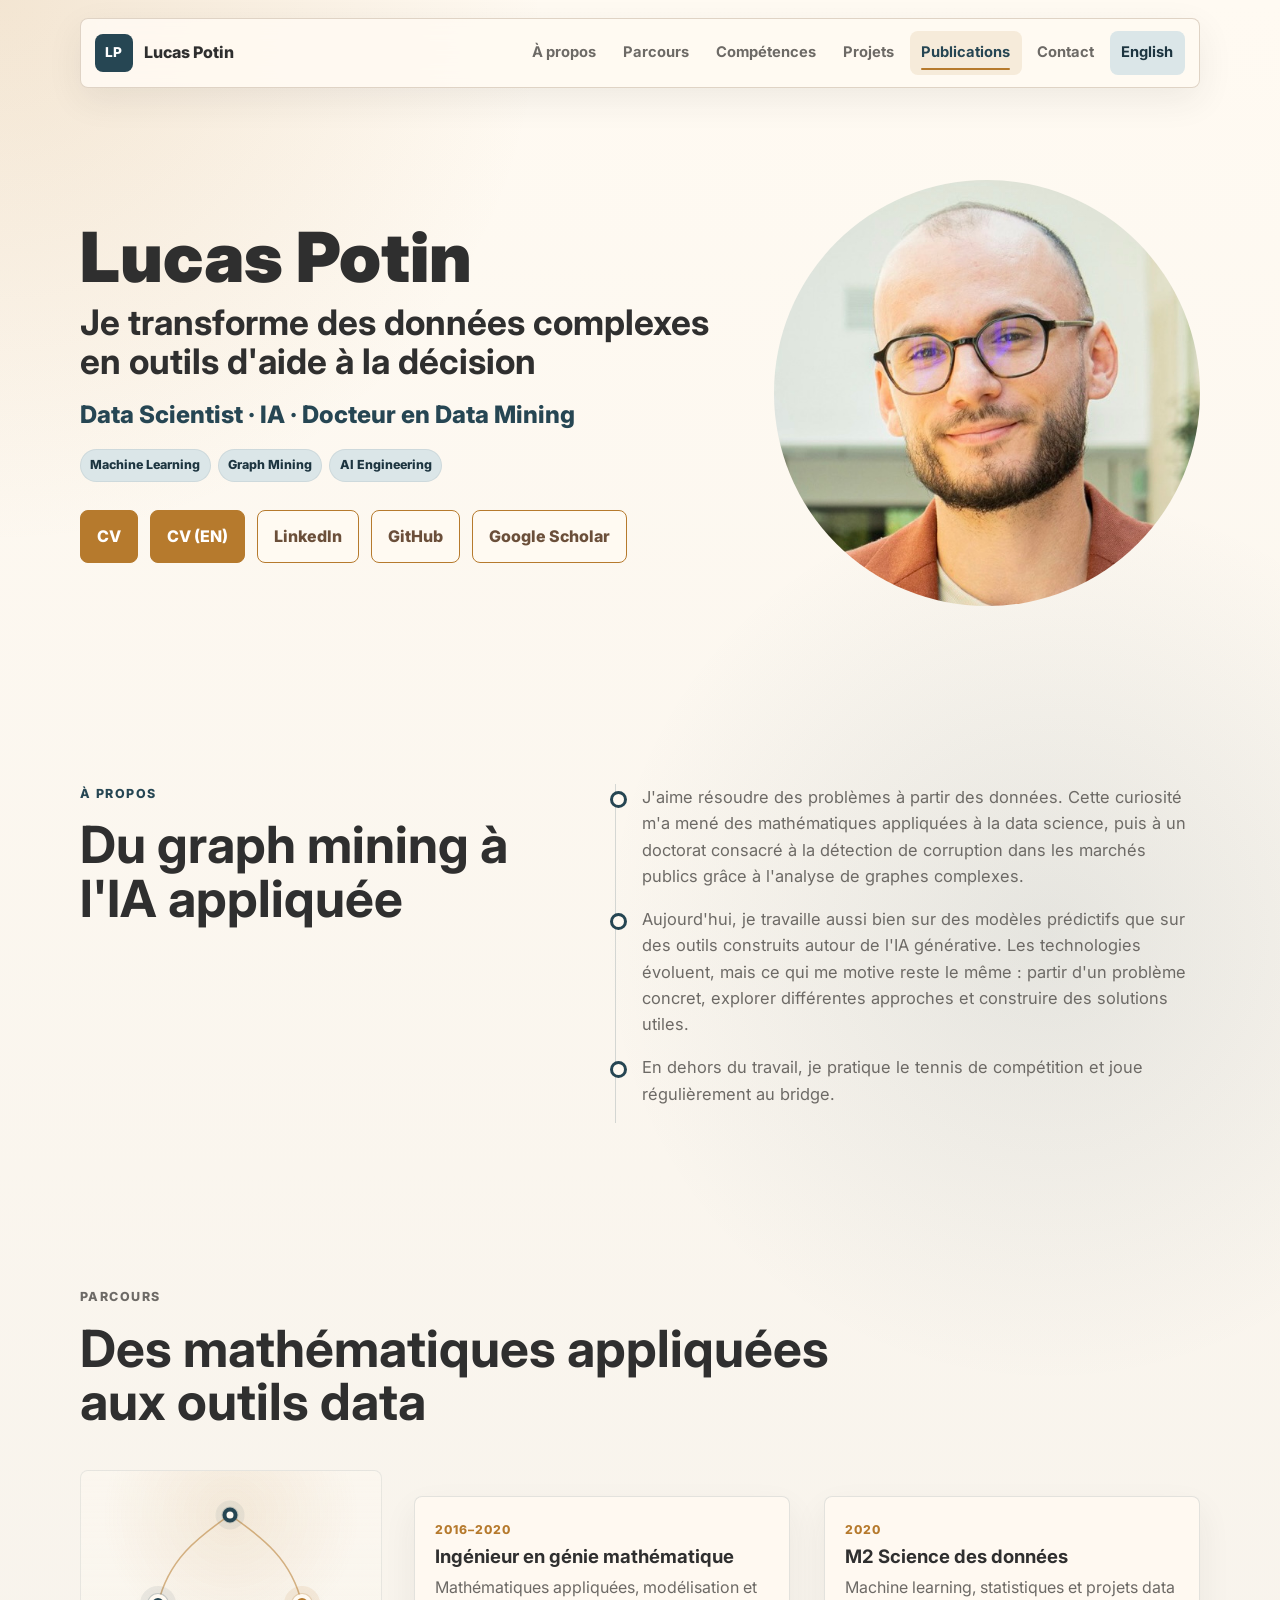
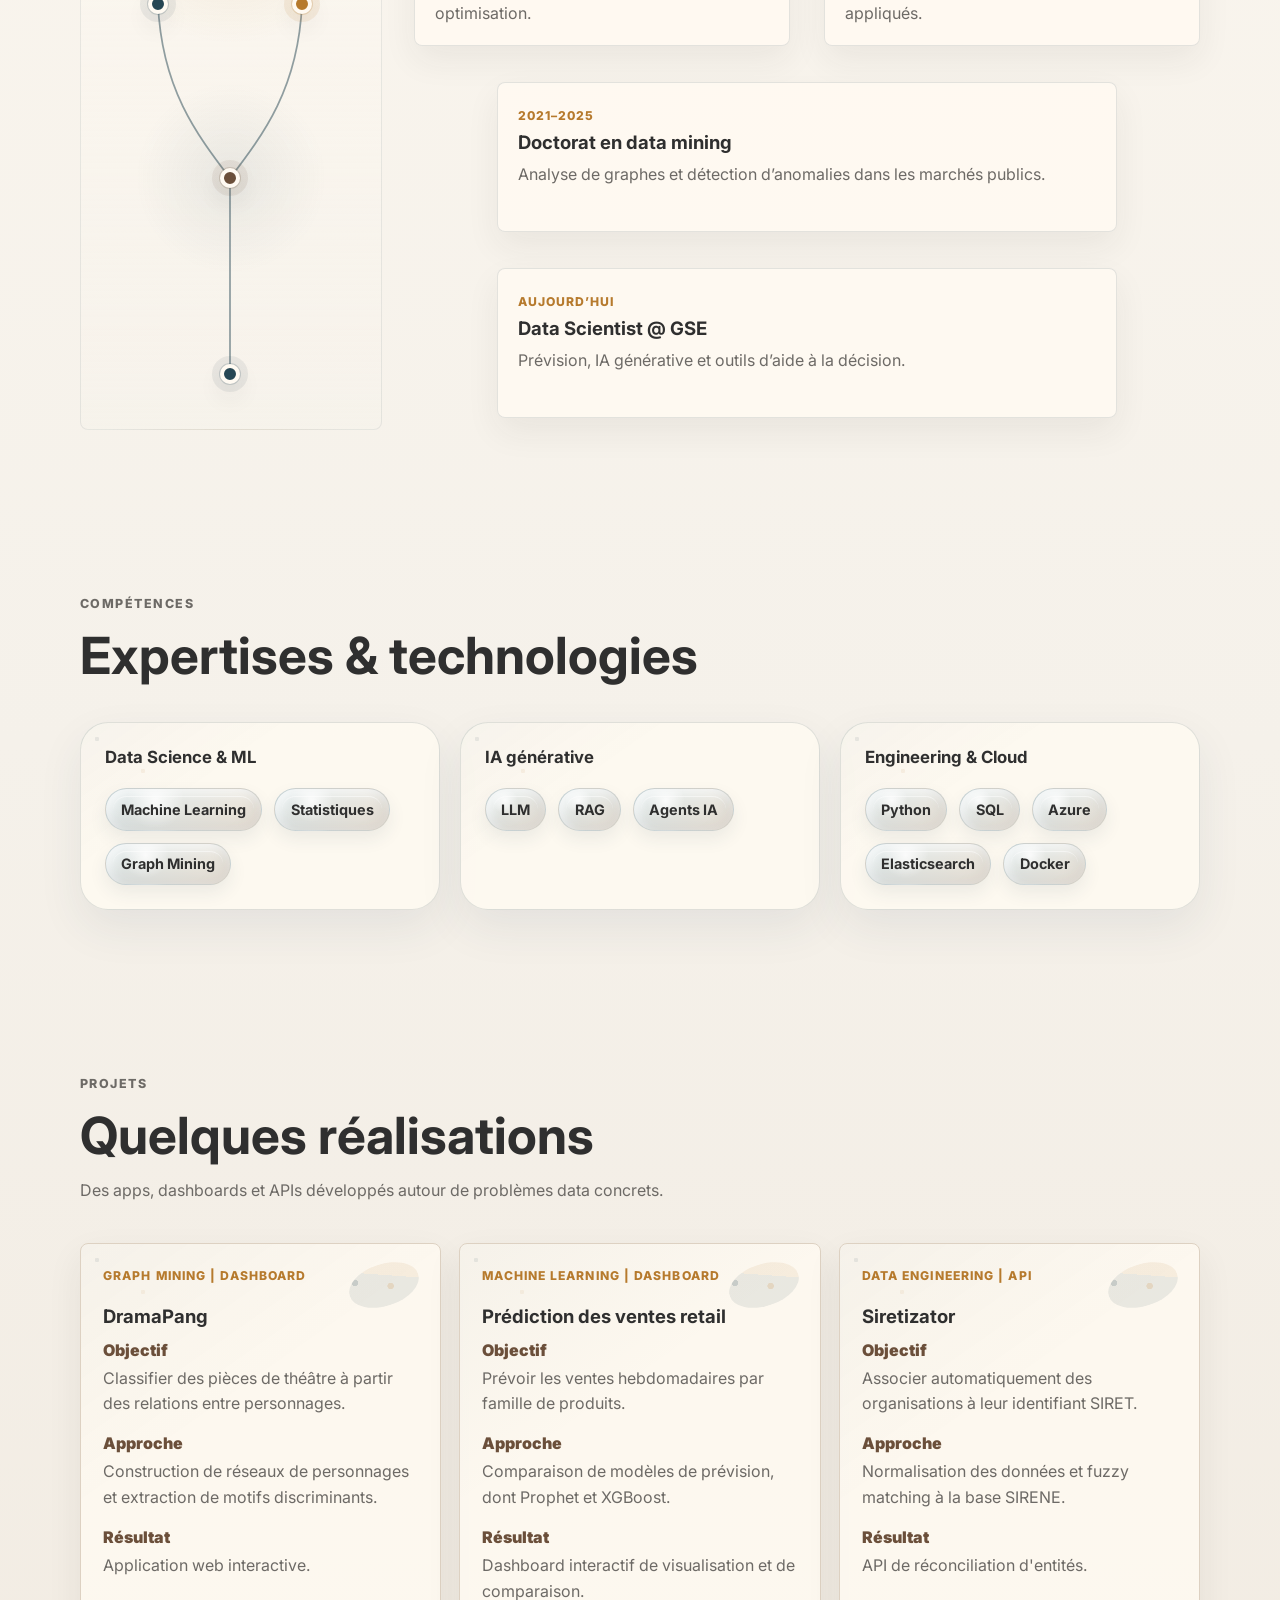
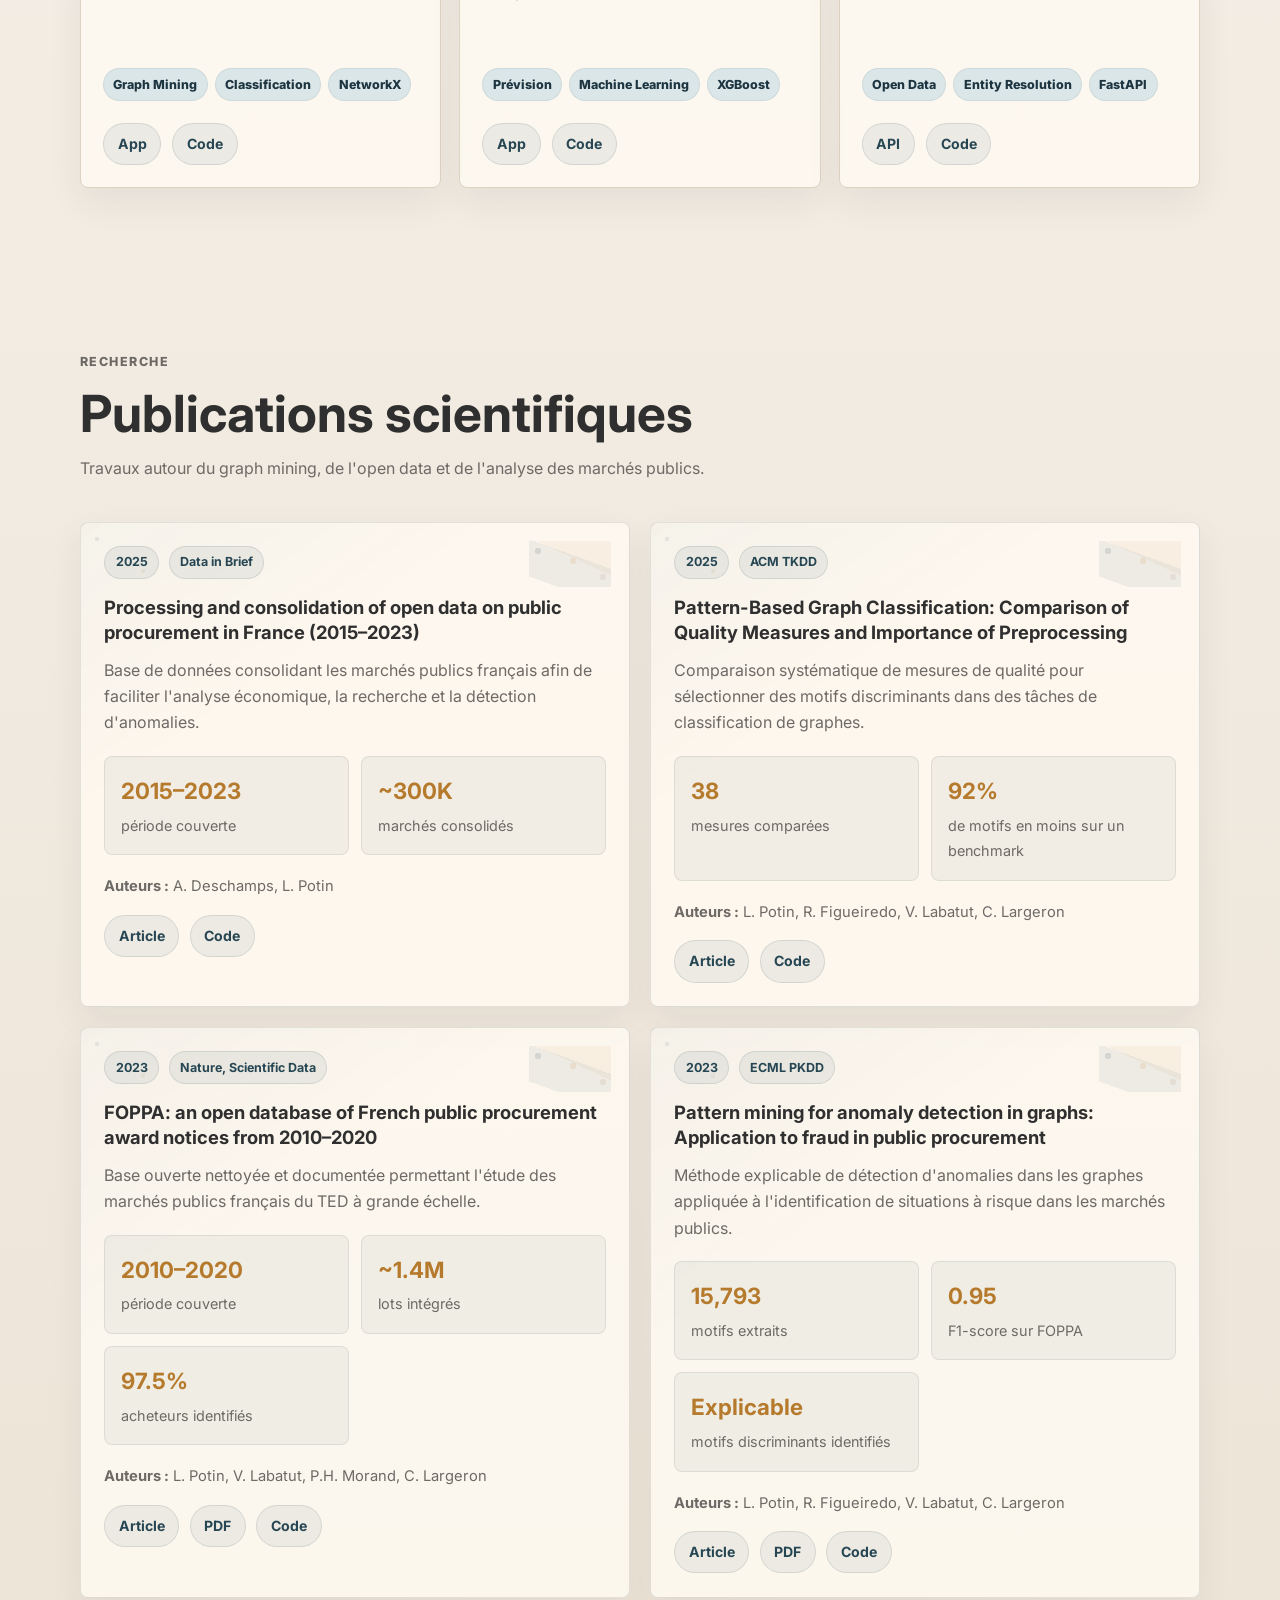
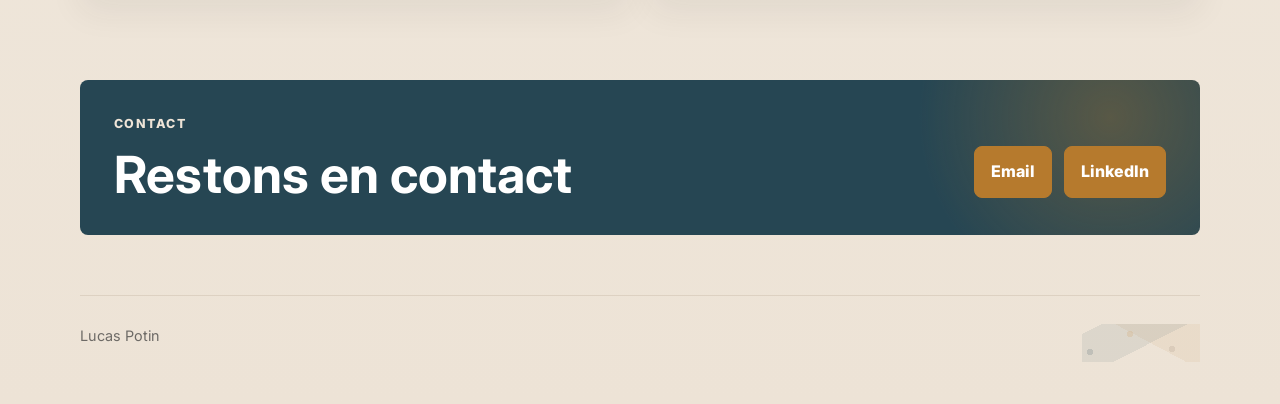
<file: index.html>
<!DOCTYPE html>
<html lang="fr">
<head>
    <meta charset="UTF-8">
    <meta name="viewport" content="width=device-width, initial-scale=1.0">
    <meta name="description" content="Lucas Potin, Data Scientist et docteur en data mining. Portfolio de data science appliquée couvrant prévision, analytics, machine learning, produits data pratiques et parcours de recherche en graph mining.">
    <meta name="keywords" content="Lucas Potin, Data Scientist, PhD in Data Mining, docteur en data mining, data science appliquée, forecasting, analytics, machine learning, graph mining, marchés publics">
    <meta property="og:title" content="Lucas Potin | Data Scientist, PhD in Data Mining">
    <meta property="og:description" content="Je construis des produits data utiles à partir de données complexes : prévision, analytics, machine learning et outils d'aide à la décision.">
    <meta property="og:type" content="website">
    <meta property="og:image" content="Photo_Lucas.jpeg">
    <meta name="twitter:card" content="summary">
    <meta name="twitter:title" content="Lucas Potin | Data Scientist, PhD in Data Mining">
    <meta name="twitter:description" content="Data science appliquée, prévision, analytics, machine learning et parcours de recherche en graph mining.">
    <meta name="google-site-verification" content="HN5MiPjLOTcwa0yqPHhh7JO3KlF8MF3IjVjF0bjUhV0">
    <title>Lucas Potin | Data Scientist & Docteur en Data Mining</title>
    <link rel="preconnect" href="https://fonts.googleapis.com">
    <link rel="preconnect" href="https://fonts.gstatic.com" crossorigin>
    <link href="https://fonts.googleapis.com/css2?family=Inter:wght@400;500;600;700;800&display=swap" rel="stylesheet">
    <link rel="stylesheet" href="styles.css">
</head>
<body>
    <header class="site-header">
        <a class="brand" href="#top" aria-label="Retour en haut de page">
            <span class="brand-mark">LP</span>
            <span>Lucas Potin</span>
        </a>
        <button class="nav-toggle" type="button" aria-expanded="false" aria-controls="site-nav">
            <span></span>
            <span></span>
            <span></span>
            <span class="sr-only">Menu</span>
        </button>
        <nav class="site-nav" id="site-nav" aria-label="Navigation principale">
            <a href="#about">À propos</a>
            <a href="#journey">Parcours</a>
            <a href="#skills">Compétences</a>
            <a href="#projects">Projets</a>
            <a href="#publications">Publications</a>
            <a href="#contact">Contact</a>
            <a class="language-link" href="index_en.html">English</a>
        </nav>
    </header>

    <main id="top">
        <section class="hero section">
            <div class="hero-copy">
                <p class="hero-name">Lucas Potin</p>
                <h1>Je transforme des données complexes en outils d'aide à la décision</h1>
                <p class="hero-role">Data Scientist · IA · Docteur en Data Mining</p>
                <div class="hero-tags" aria-label="Profil principal">
                    <span>Machine Learning</span>
                    <span>Graph Mining</span>
                    <span>AI Engineering</span>
                </div>
                <div class="hero-actions">
                    <a class="button button-primary" href="CV_Lucas_POTIN.pdf" target="_blank" rel="noreferrer" aria-label="Ouvrir le CV en français">CV</a>
                    <a class="button button-primary" href="CV_POTIN_ENG.pdf" target="_blank" rel="noreferrer" aria-label="Ouvrir le CV en anglais">CV (EN)</a>
                    <a class="button button-secondary" href="https://www.linkedin.com/in/lucas-potin/" target="_blank" rel="noreferrer">LinkedIn</a>
                    <a class="button button-secondary" href="https://github.com/LucasPotin98" target="_blank" rel="noreferrer">GitHub</a>
                    <a class="button button-secondary" href="https://scholar.google.fr/citations?user=1_SXGLMAAAAJ&hl=fr" target="_blank" rel="noreferrer">Google Scholar</a>
                </div>
            </div>

            <div class="hero-photo-card" aria-label="Portrait de Lucas Potin">
                <img src="Photo_Lucas.jpeg" alt="Portrait de Lucas Potin" class="hero-photo">
            </div>
        </section>

        <section class="section split narrative-section" id="about">
            <div>
                <p class="eyebrow">À propos</p>
                <h2>Du graph mining à l'IA appliquée</h2>
            </div>
            <div class="prose node-prose">
                <p>
                    J'aime résoudre des problèmes à partir des données. Cette curiosité m'a mené des mathématiques appliquées à la data science, puis à un doctorat consacré à la détection de corruption dans les marchés publics grâce à l'analyse de graphes complexes.
                </p>

                <p>
                    Aujourd'hui, je travaille aussi bien sur des modèles prédictifs que sur des outils construits autour de l'IA générative. Les technologies évoluent, mais ce qui me motive reste le même : partir d'un problème concret, explorer différentes approches et construire des solutions utiles.
                </p>
                <p>
                    En dehors du travail, je pratique le tennis de compétition et joue régulièrement au bridge.
                </p>
            </div>
        </section>


            <section class="section journey-graph-section" id="journey">
                <div class="section-heading">
                    <p class="eyebrow">Parcours</p>
                    <h2>Des mathématiques appliquées aux outils data</h2>
                </div>

                <div class="journey-graph" aria-label="Parcours de Lucas Potin">
                    <svg class="journey-edges" viewBox="0 0 300 100" preserveAspectRatio="none" aria-hidden="true" focusable="false">
                        <path class="journey-edge side-edge" d="M150 8 C118 12 88 16 78 24"></path>
                        <path class="journey-edge side-edge" d="M150 8 C182 12 212 16 222 24"></path>
                        <path class="journey-edge main-edge" d="M78 24 C82 39 116 47 150 55"></path>
                        <path class="journey-edge main-edge" d="M222 24 C218 39 184 47 150 55"></path>
                        <path class="journey-edge main-edge" d="M150 55 C150 68 150 79 150 90"></path>
                    </svg>

                    <article class="journey-node-card journey-root">
                        <div class="journey-content">
                            <span class="journey-date">2016–2020</span>
                            <h3>Ingénieur en génie mathématique</h3>
                            <p>Mathématiques appliquées, modélisation et optimisation.</p>
                        </div>
                    </article>

                    <article class="journey-node-card journey-degree">
                        <div class="journey-content">
                            <span class="journey-date">2020</span>
                            <h3>M2 Science des données</h3>
                            <p>Machine learning, statistiques et projets data appliqués.</p>
                        </div>
                    </article>

                    <article class="journey-node-card journey-phd">
                        <div class="journey-content">
                            <span class="journey-date">2021–2025</span>
                            <h3>Doctorat en data mining</h3>
                            <p>Analyse de graphes et détection d’anomalies dans les marchés publics.</p>
                        </div>
                    </article>

                    <article class="journey-node-card journey-current">
                        <div class="journey-content">
                            <span class="journey-date">Aujourd’hui</span>
                            <h3>Data Scientist @ GSE</h3>
                            <p>Prévision, IA générative et outils d’aide à la décision.</p>
                        </div>
                    </article>

                    <span class="journey-node journey-node-origin" aria-hidden="true"></span>
                    <span class="journey-node journey-node-engineer" aria-hidden="true"></span>
                    <span class="journey-node journey-node-degree" aria-hidden="true"></span>
                    <span class="journey-node journey-node-phd" aria-hidden="true"></span>
                    <span class="journey-node journey-node-current" aria-hidden="true"></span>
                </div>
            </section>

        <section class="section skills-section" id="skills">
            <div class="section-heading">
                <p class="eyebrow">Compétences</p>
                <h2>Expertises & technologies</h2>
            </div>
            <div class="skills-cloud">
                <article class="skills-group">
                    <h3>Data Science & ML</h3>
                    <div class="skill-balls">
                        <span>Machine Learning</span>
                        <span>Statistiques</span>
                        <span>Graph Mining</span>
                    </div>
                </article>

                <article class="skills-group">
                    <h3>IA générative</h3>
                    <div class="skill-balls">
                        <span>LLM</span>
                        <span>RAG</span>
                        <span>Agents IA</span>
                    </div>
                </article>

                <article class="skills-group">
                    <h3>Engineering & Cloud</h3>
                    <div class="skill-balls">
                        <span>Python</span>
                        <span>SQL</span>
                        <span>Azure</span>
                        <span>Elasticsearch</span>
                        <span>Docker</span>
                    </div>
                </article>
            </div>
        </section>

       <section class="section" id="projects">
            <div class="section-heading">
                <p class="eyebrow">Projets</p>
                <h2>Quelques réalisations</h2>
                <p>Des apps, dashboards et APIs développés autour de problèmes data concrets.</p>
            </div>

            <div class="card-grid">
                <article class="work-card">
                    <div class="card-meta">Graph Mining | Dashboard</div>
                    <h3>DramaPang</h3>

                    <dl class="project-details">
                        <dt>Objectif</dt>
                        <dd>Classifier des pièces de théâtre à partir des relations entre personnages.</dd>

                        <dt>Approche</dt>
                        <dd>Construction de réseaux de personnages et extraction de motifs discriminants.</dd>

                        <dt>Résultat</dt>
                        <dd>Application web interactive.</dd>
                    </dl>

                    <div class="tags">
                        <span>Graph Mining</span>
                        <span>Classification</span>
                        <span>NetworkX</span>
                    </div>

                    <div class="card-actions">
                        <a href="https://dramapang.streamlit.app/" target="_blank" rel="noreferrer">App</a>
                        <a href="https://github.com/LucasPotin98/DramaPang" target="_blank" rel="noreferrer">Code</a>
                    </div>
                </article>

                <article class="work-card">
                    <div class="card-meta">Machine Learning | Dashboard</div>
                    <h3>Prédiction des ventes retail</h3>

                    <dl class="project-details">
                        <dt>Objectif</dt>
                        <dd>Prévoir les ventes hebdomadaires par famille de produits.</dd>

                        <dt>Approche</dt>
                        <dd>Comparaison de modèles de prévision, dont Prophet et XGBoost.</dd>

                        <dt>Résultat</dt>
                        <dd>Dashboard interactif de visualisation et de comparaison.</dd>
                    </dl>

                    <div class="tags">
                        <span>Prévision</span>
                        <span>Machine Learning</span>
                        <span>XGBoost</span>
                    </div>

                    <div class="card-actions">
                        <a href="https://sales-prediction-dashboard.streamlit.app/" target="_blank" rel="noreferrer">App</a>
                        <a href="https://github.com/LucasPotin98/sales-prediction-dashboard/" target="_blank" rel="noreferrer">Code</a>
                    </div>
                </article>

                <article class="work-card">
                    <div class="card-meta">Data engineering | API</div>
                    <h3>Siretizator</h3>

                    <dl class="project-details">
                        <dt>Objectif</dt>
                        <dd>Associer automatiquement des organisations à leur identifiant SIRET.</dd>

                        <dt>Approche</dt>
                        <dd>Normalisation des données et fuzzy matching à la base SIRENE.</dd>

                        <dt>Résultat</dt>
                        <dd>API de réconciliation d'entités.</dd>
                    </dl>

                    <div class="tags">
                        <span>Open Data</span>
                        <span>Entity Resolution</span>
                        <span>FastAPI</span>
                    </div>

                    <div class="card-actions">
                        <a href="https://siretizator.onrender.com/" target="_blank" rel="noreferrer">API</a>
                        <a href="https://github.com/LucasPotin98/Siretizator_Lite/tree/main" target="_blank" rel="noreferrer">Code </a>
                    </div>
                </article>
            </div>
        </section>

        <section class="section publications-section" id="publications">
    <div class="section-heading">
        <p class="eyebrow">Recherche</p>
        <h2>Publications scientifiques</h2>
        <p>
            Travaux autour du graph mining, de l'open data et de l'analyse des marchés publics.
        </p>
    </div>

    <div class="publication-list">
        <article class="publication-card">
            <div class="publication-meta">
                <span>2025</span>
                <span>Data in Brief</span>
            </div>

            <h3>Processing and consolidation of open data on public procurement in France (2015–2023)</h3>

            <p class="publication-summary">
                Base de données consolidant les marchés publics français afin de faciliter l'analyse économique, la recherche et la détection d'anomalies.
            </p>

            <div class="key-figures">
                <div>
                    <strong>2015–2023</strong>
                    <span>période couverte</span>
                </div>
                <div>
                    <strong>~300K</strong>
                    <span>marchés consolidés</span>
                </div>
            </div>

            <p class="publication-authors">
                <strong>Auteurs :</strong> A. Deschamps, L. Potin
            </p>

            <div class="publication-links">
                <a href="https://www.sciencedirect.com/science/article/pii/S2352340925000095" target="_blank" rel="noreferrer">Article</a>
                <a href="https://github.com/AdrienDeschampsAU/BeauAMP" target="_blank" rel="noreferrer">Code</a>
            </div>
        </article>

        <article class="publication-card">
            <div class="publication-meta">
                <span>2025</span>
                <span>ACM TKDD</span>
            </div>

            <h3>Pattern-Based Graph Classification: Comparison of Quality Measures and Importance of Preprocessing</h3>

            <p class="publication-summary">
                Comparaison systématique de mesures de qualité pour sélectionner des motifs discriminants dans des tâches de classification de graphes.
            </p>

            <div class="key-figures">
                <div>
                    <strong>38</strong>
                    <span>mesures comparées</span>
                </div>
                <div>
                    <strong>92%</strong>
                    <span>de motifs en moins sur un benchmark</span>
                </div>
            </div>

            <p class="publication-authors">
                <strong>Auteurs :</strong> L. Potin, R. Figueiredo, V. Labatut, C. Largeron
            </p>

            <div class="publication-links">
                <a href="https://dl.acm.org/doi/10.1145/3743143" target="_blank" rel="noreferrer">Article</a>
                <a href="https://github.com/CompNet/gpQualMeasComp" target="_blank" rel="noreferrer">Code</a>
            </div>
        </article>

        <article class="publication-card">
            <div class="publication-meta">
                <span>2023</span>
                <span>Nature, Scientific Data</span>
            </div>

            <h3>FOPPA: an open database of French public procurement award notices from 2010–2020</h3>

            <p class="publication-summary">
                Base ouverte nettoyée et documentée permettant l'étude des marchés publics français du TED à grande échelle.
            </p>

            <div class="key-figures">
                <div>
                    <strong>2010–2020</strong>
                    <span>période couverte</span>
                </div>
                <div>
                    <strong>~1.4M</strong>
                    <span>lots intégrés</span>
                </div>
                <div>
                    <strong>97.5%</strong>
                    <span>acheteurs identifiés</span>
                </div>
            </div>

            <p class="publication-authors">
                <strong>Auteurs :</strong> L. Potin, V. Labatut, P.H. Morand, C. Largeron
            </p>

            <div class="publication-links">
                <a href="https://www.nature.com/articles/s41597-023-02213-z" target="_blank" rel="noreferrer">Article</a>
                <a href="https://hal.science/hal-04101350v1/document" target="_blank" rel="noreferrer">PDF</a>
                <a href="https://github.com/CompNet/FoppaInit" target="_blank" rel="noreferrer">Code</a>
            </div>
        </article>

        <article class="publication-card">
            <div class="publication-meta">
                <span>2023</span>
                <span>ECML PKDD</span>
            </div>

            <h3>Pattern mining for anomaly detection in graphs: Application to fraud in public procurement</h3>

            <p class="publication-summary">
                Méthode explicable de détection d'anomalies dans les graphes appliquée à l'identification de situations à risque dans les marchés publics.
            </p>

            <div class="key-figures">
                <div>
                    <strong>15,793</strong>
                    <span>motifs extraits</span>
                </div>
                <div>
                    <strong>0.95</strong>
                    <span>F1-score sur FOPPA</span>
                </div>
                <div>
                    <strong>Explicable</strong>
                    <span>motifs discriminants identifiés</span>
                </div>
            </div>

            <p class="publication-authors">
                <strong>Auteurs :</strong> L. Potin, R. Figueiredo, V. Labatut, C. Largeron
            </p>

            <div class="publication-links">
                <a href="https://dl.acm.org/doi/10.1007/978-3-031-43427-3_5" target="_blank" rel="noreferrer">Article</a>
                <a href="https://arxiv.org/pdf/2306.10857" target="_blank" rel="noreferrer">PDF</a>
                <a href="https://github.com/CompNet/Pang/tree/main" target="_blank" rel="noreferrer">Code</a>
            </div>
        </article>
    </div>
</section>

        <section class="section contact-section" id="contact">
            <div>
                <p class="eyebrow">Contact</p>
                <h2>Restons en contact</h2>
            </div>
            <div class="contact-actions">
                <a class="button button-primary" href="mailto:lucas.potin.data@gmail.com">Email</a>
                <a class="button button-primary" href="https://www.linkedin.com/in/lucas-potin/" target="_blank" rel="noreferrer">LinkedIn</a>
            </div>
        </section>
    </main>

    <footer class="site-footer">
        <p>Lucas Potin</p>
    </footer>
    <script src="script.js"></script>
</body>
</html>
</file>
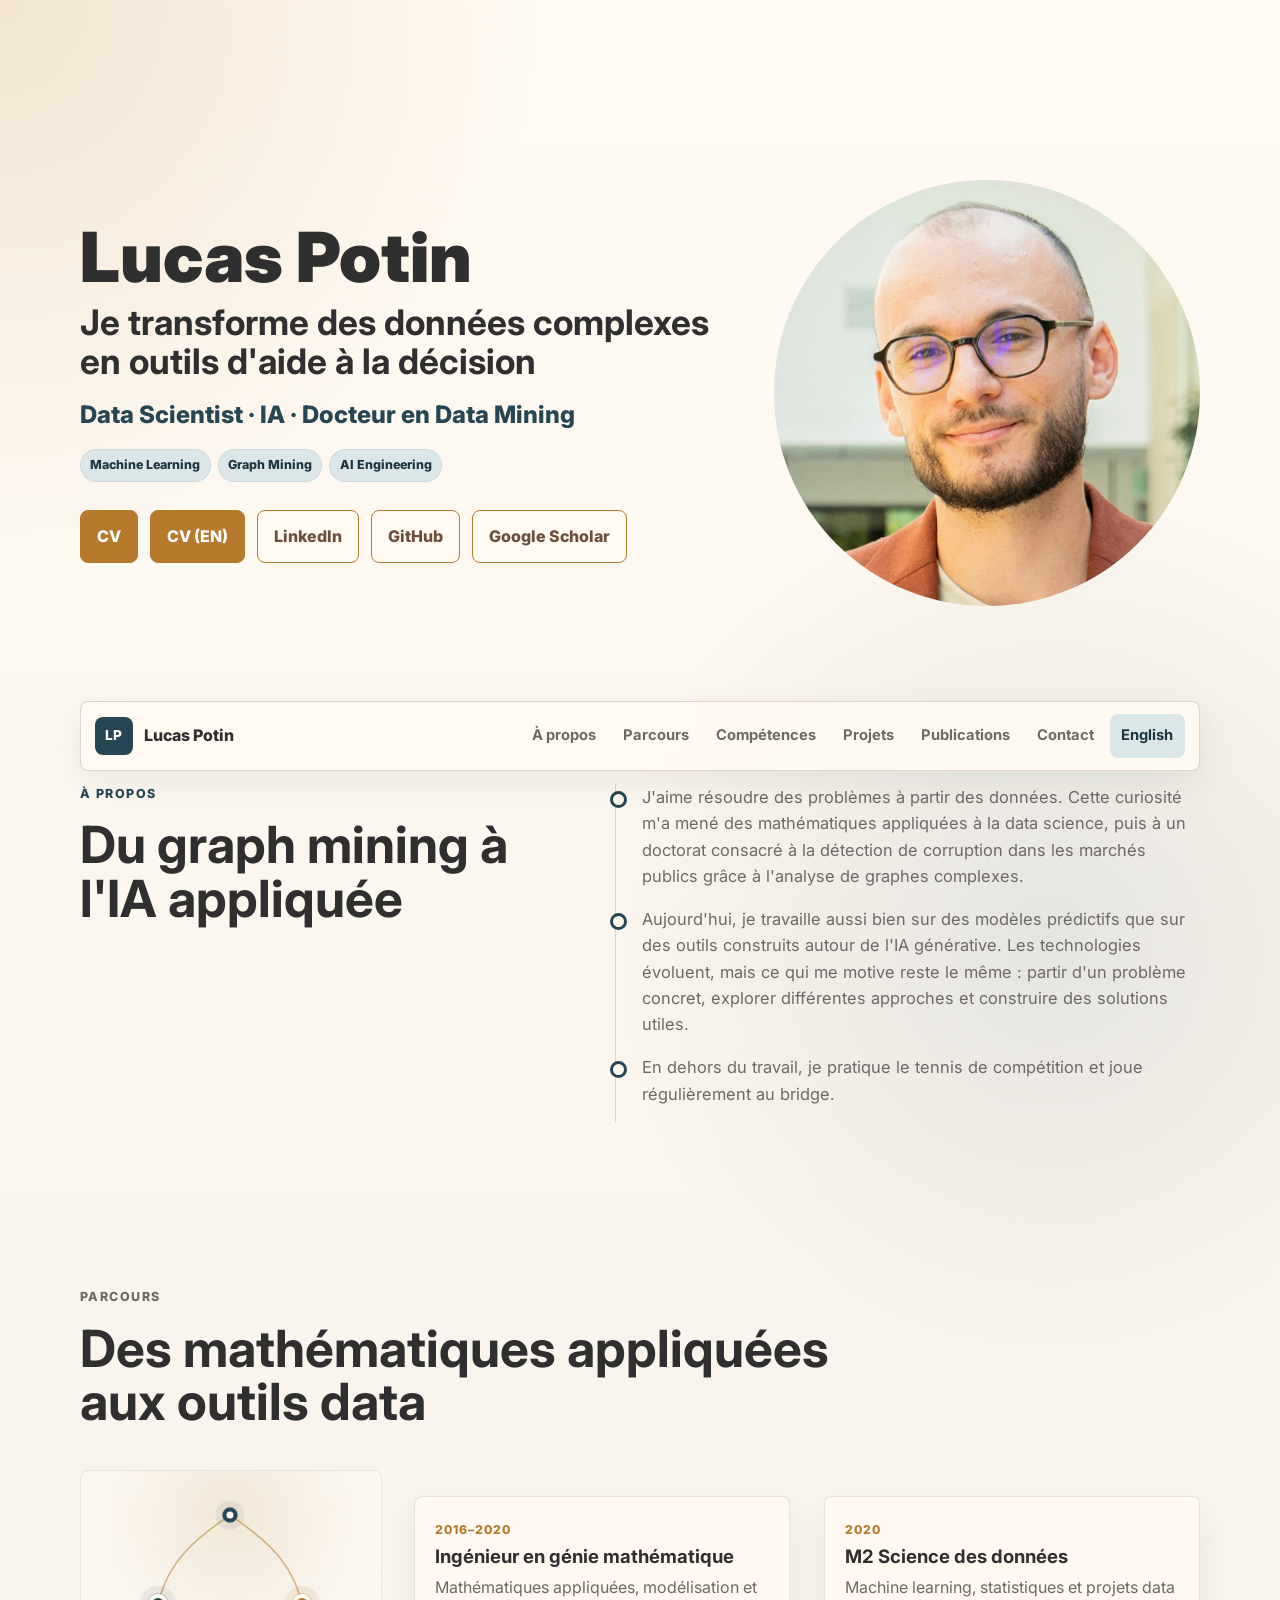
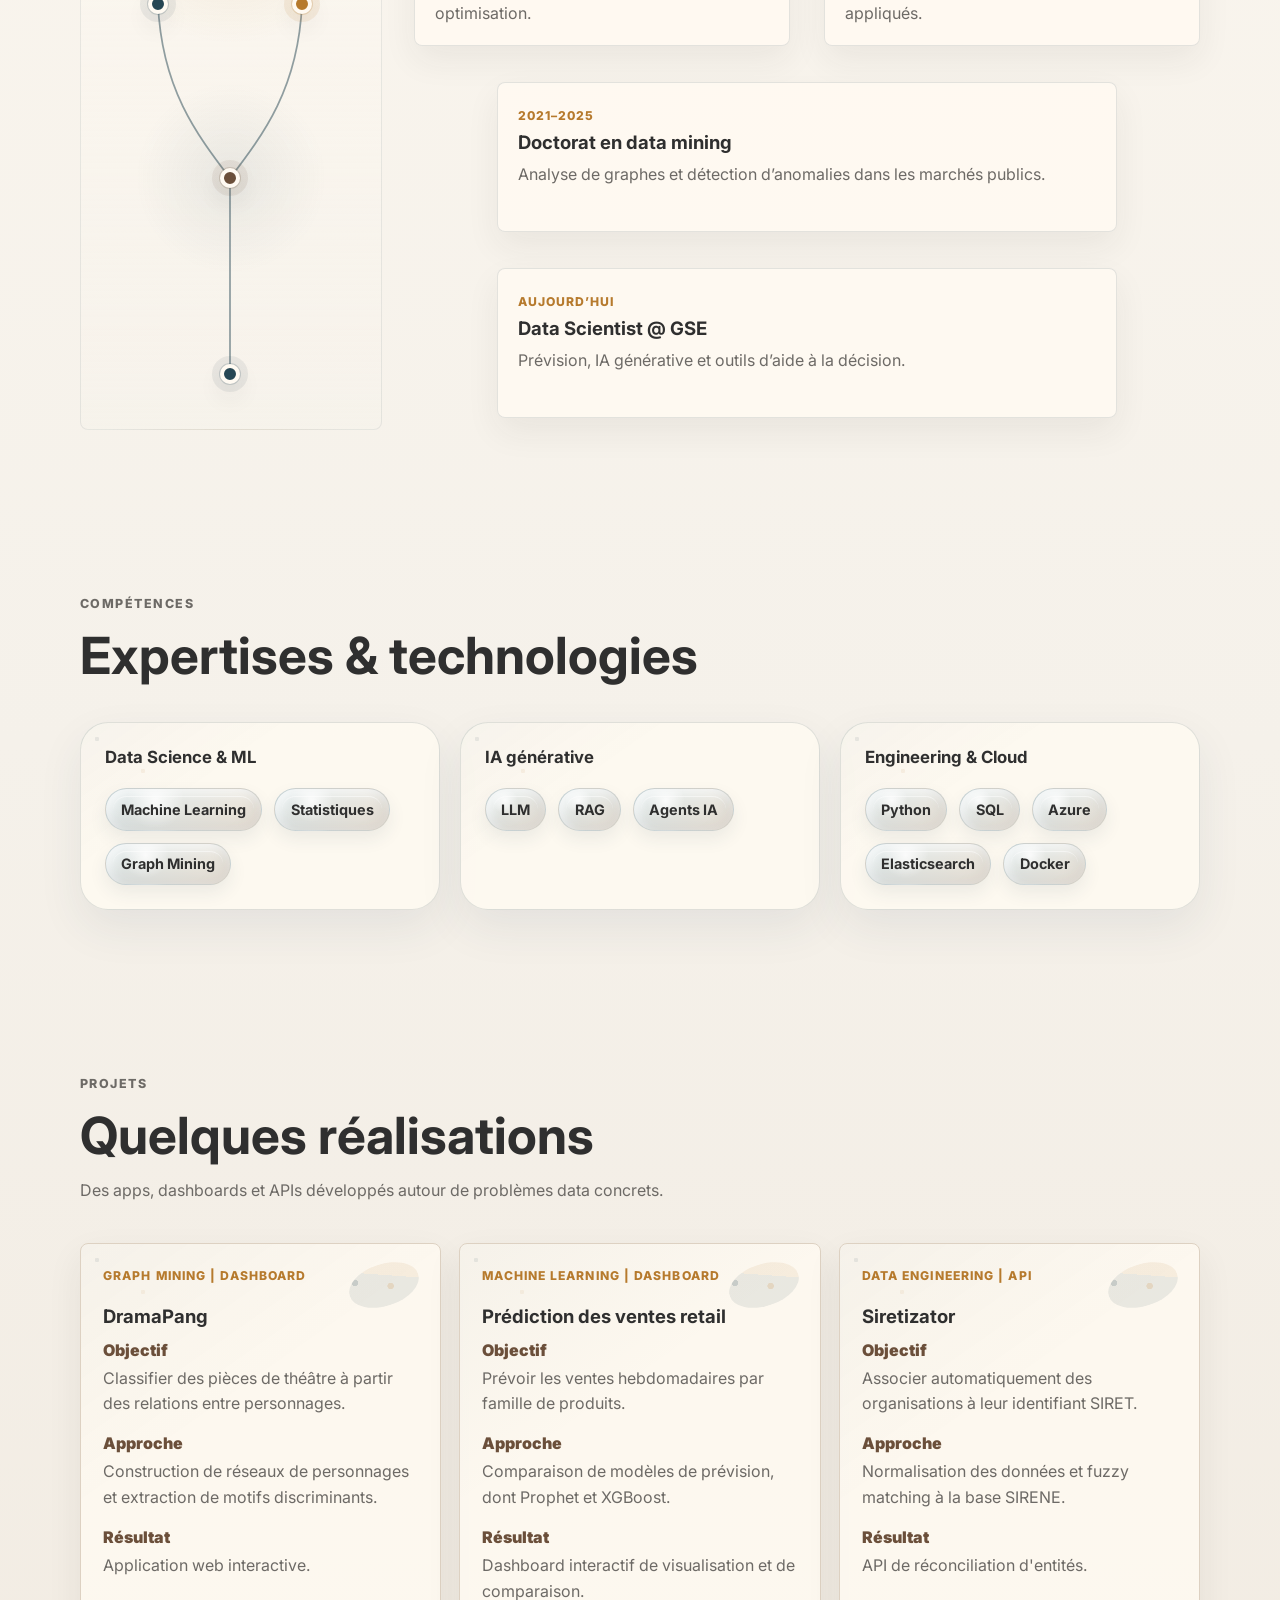
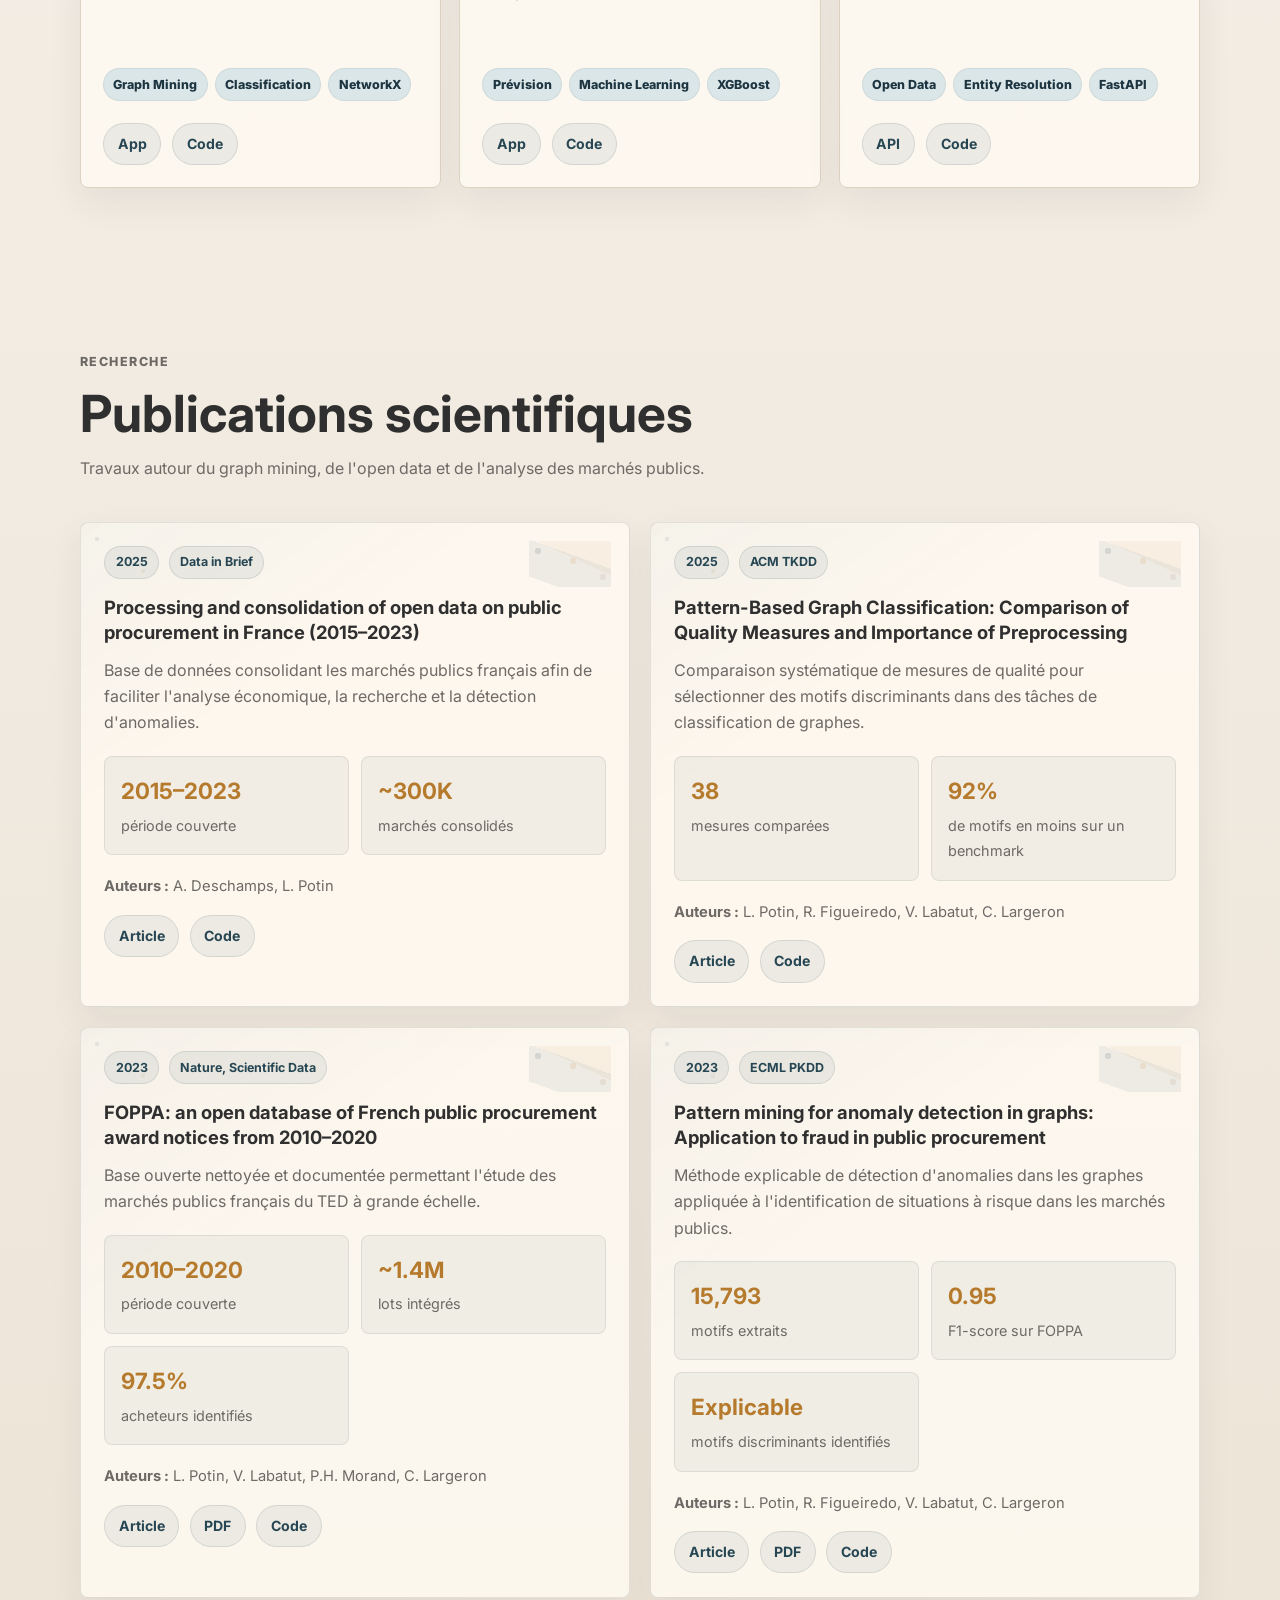
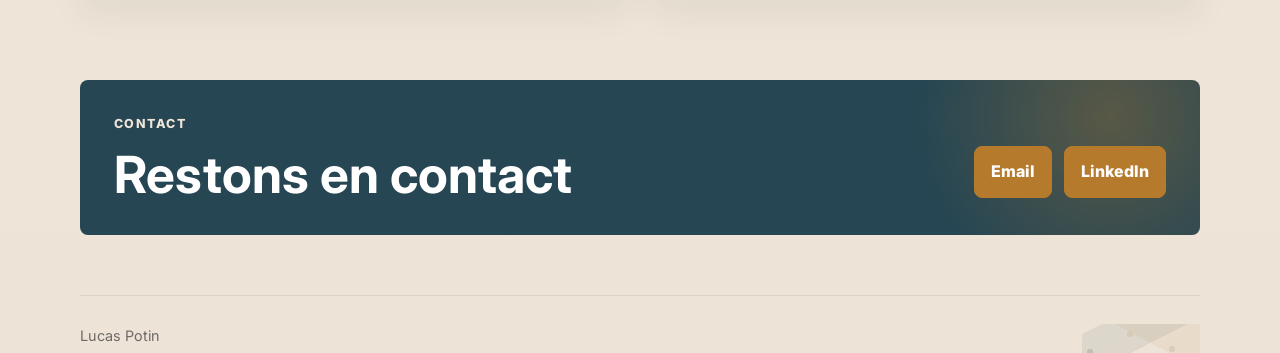
<file: about.html>
<!DOCTYPE html>
<html lang="fr">
<head>
    <meta charset="UTF-8">
    <meta name="viewport" content="width=device-width, initial-scale=1.0">
    <meta http-equiv="refresh" content="0; url=index.html#about">
    <title>Lucas Potin | À propos</title>
    <link rel="canonical" href="index.html#about">
</head>
<body>
    <p>Redirection vers <a href="index.html#about">la présentation de Lucas Potin</a>.</p>
</body>
</html>
</file>
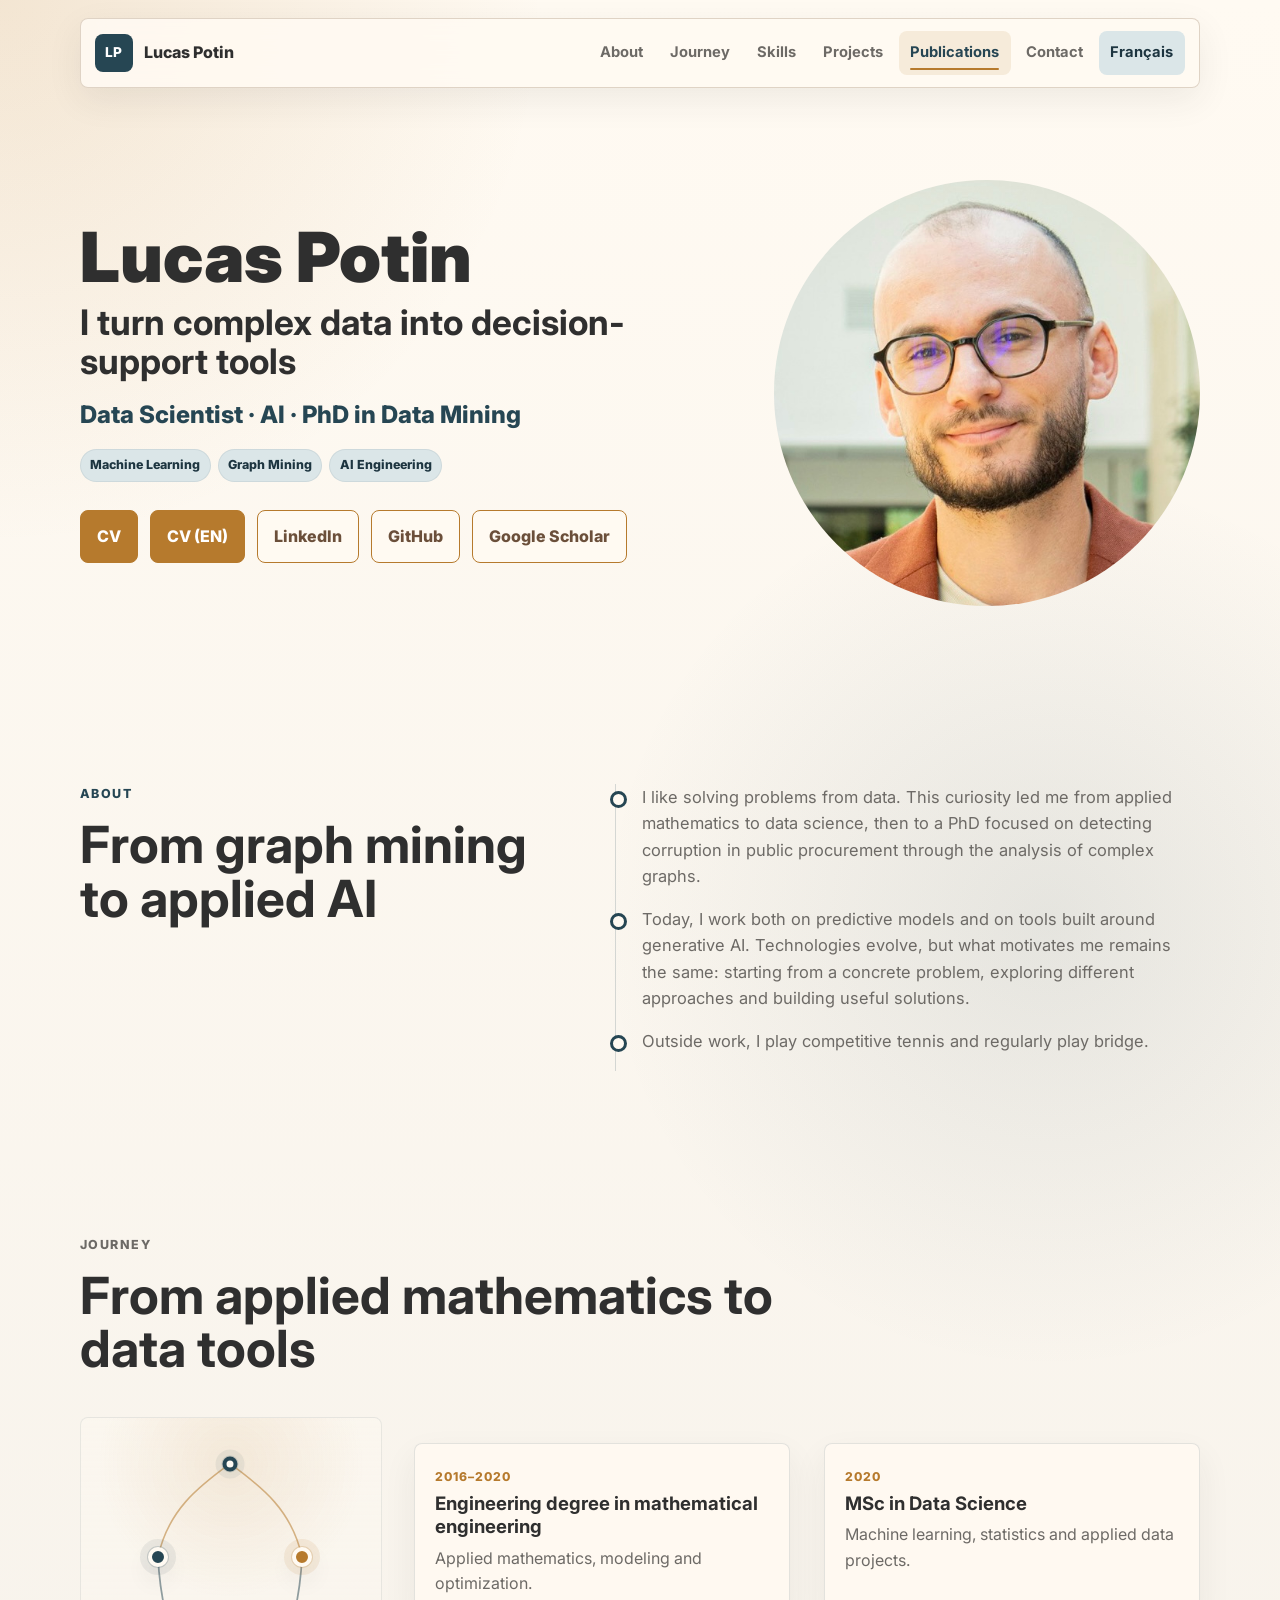
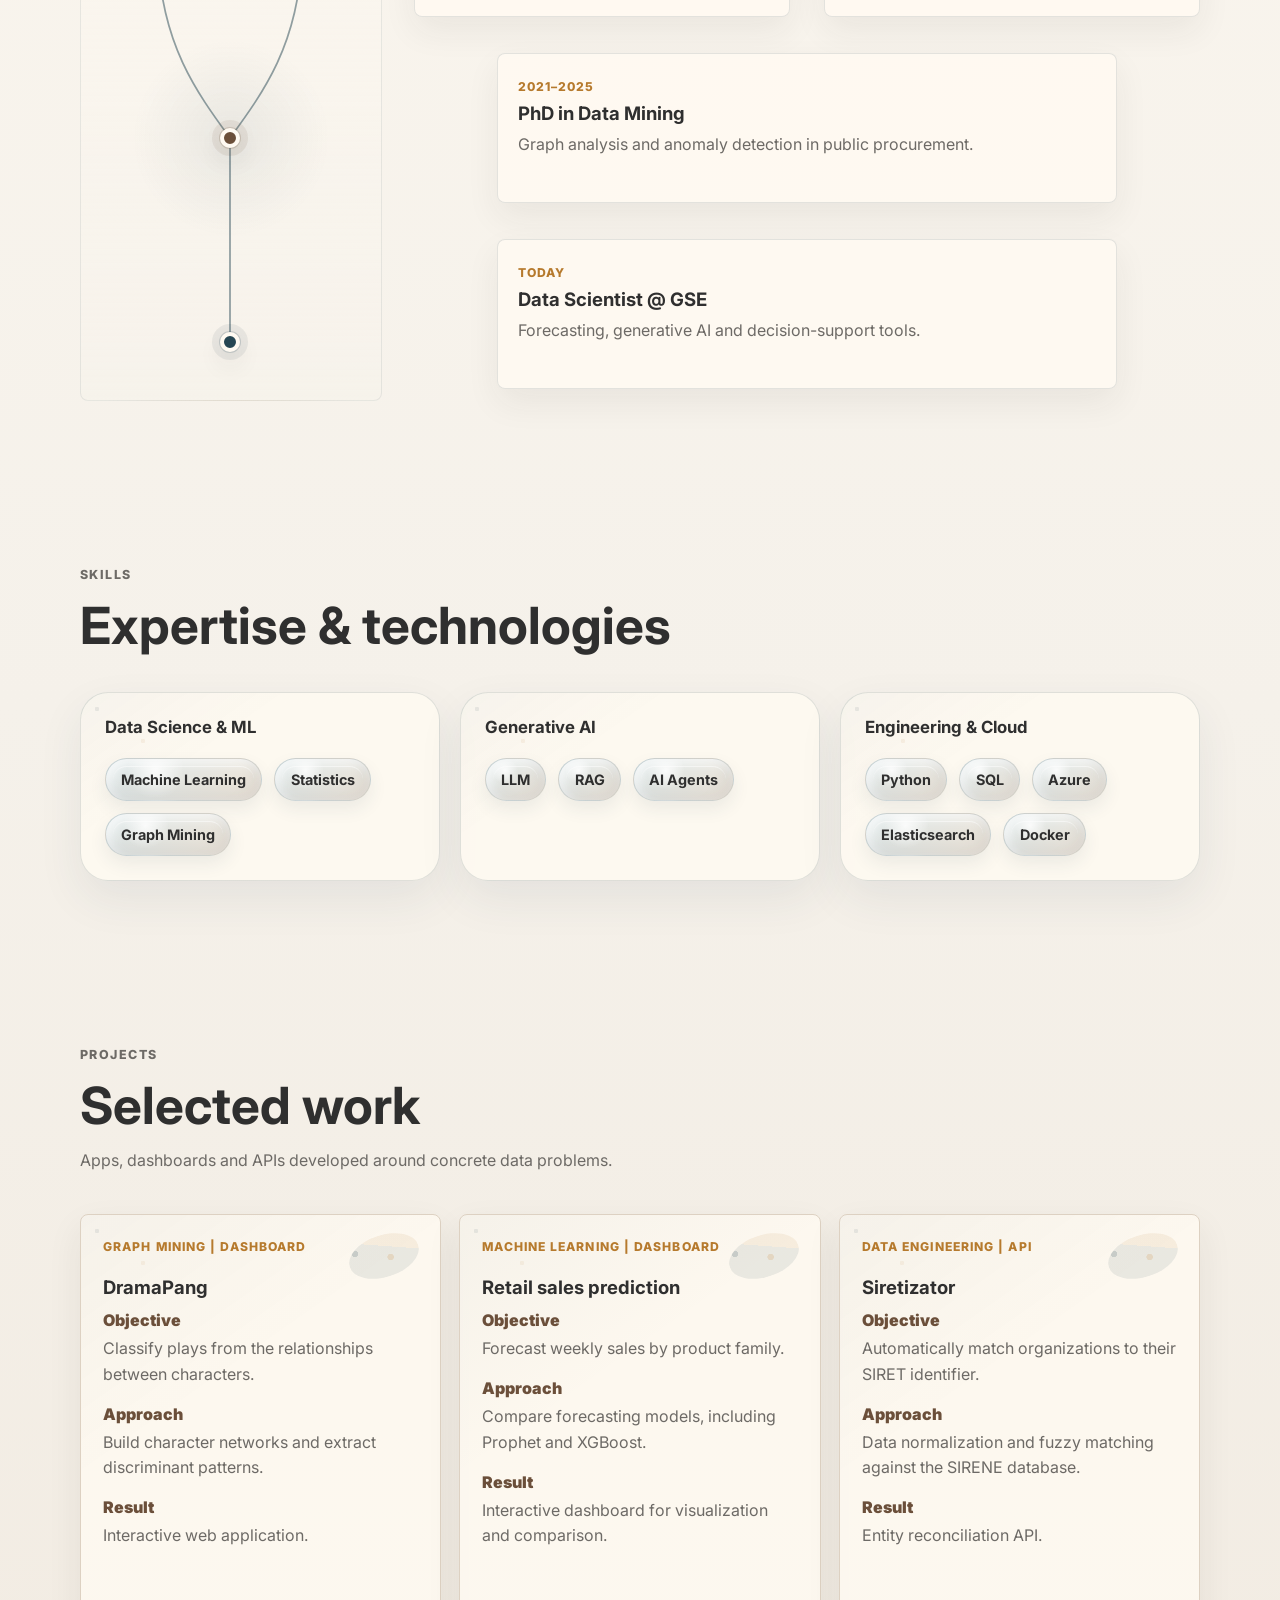
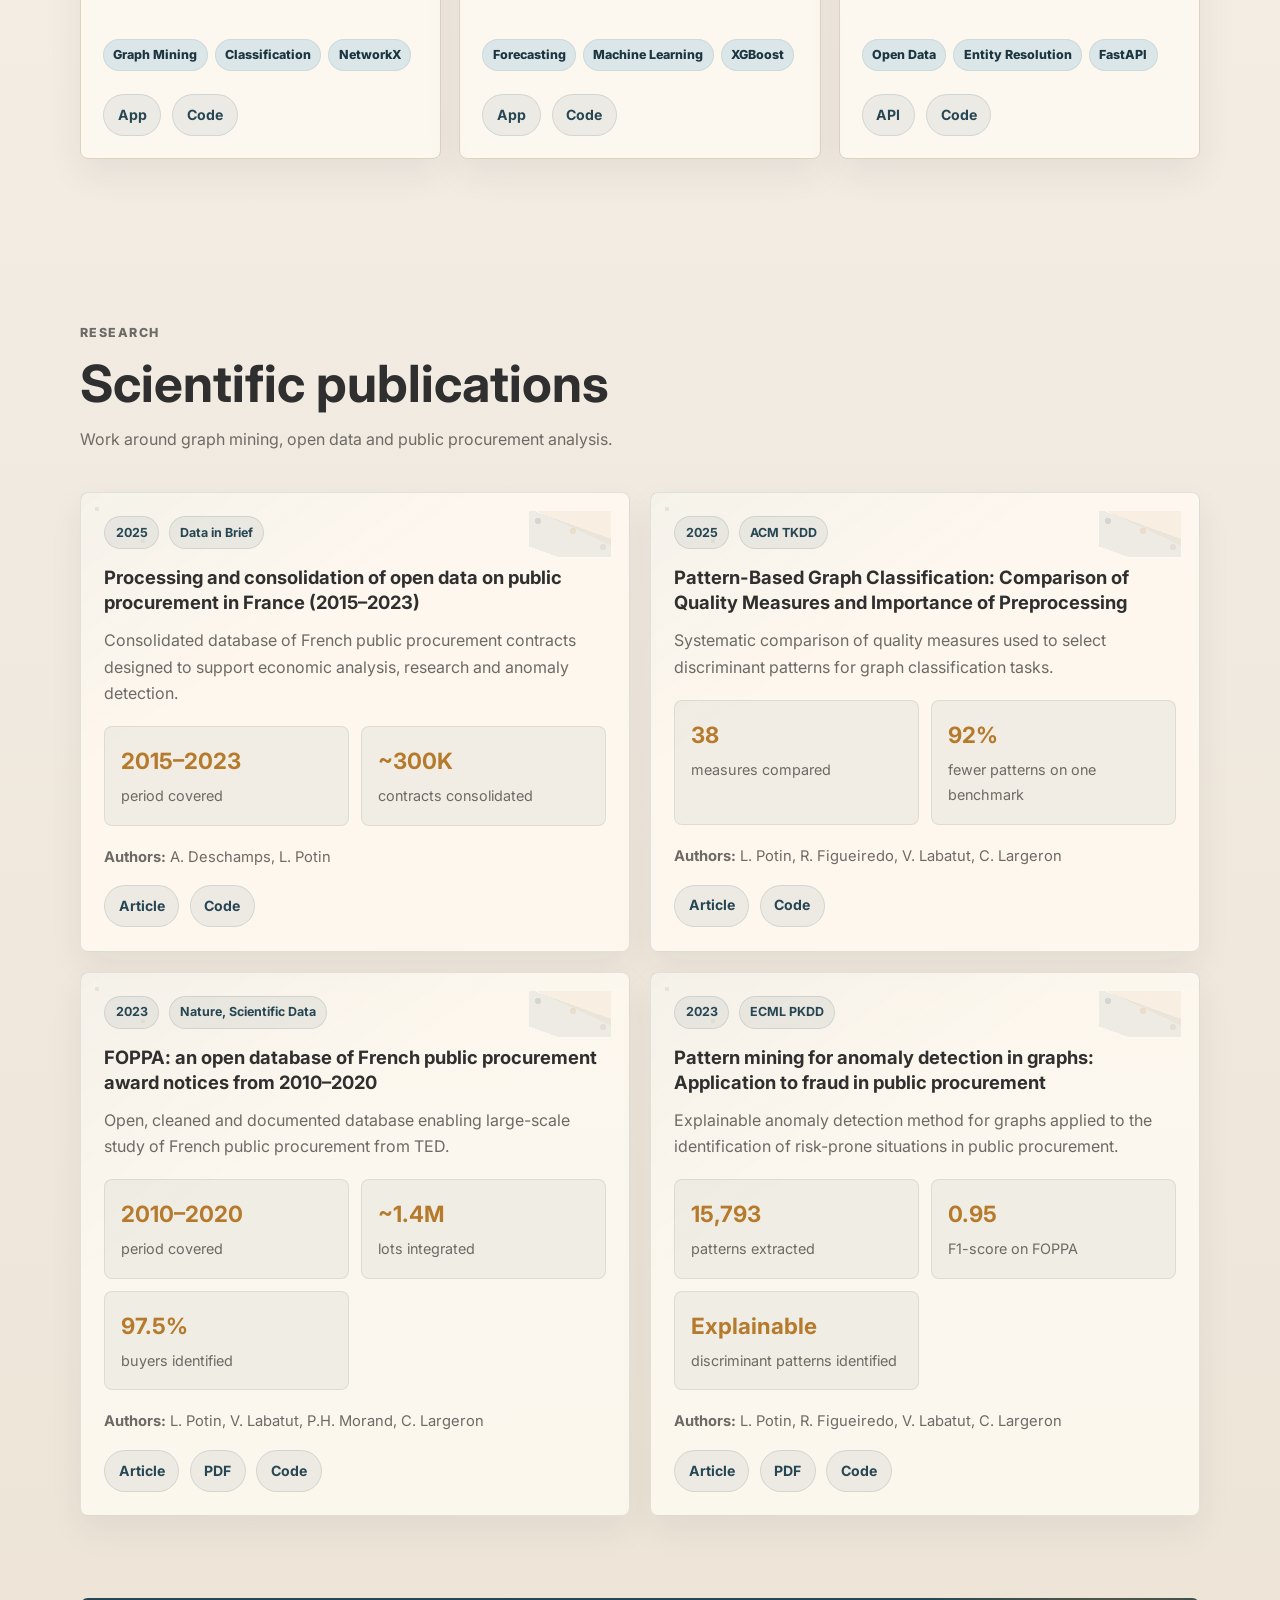
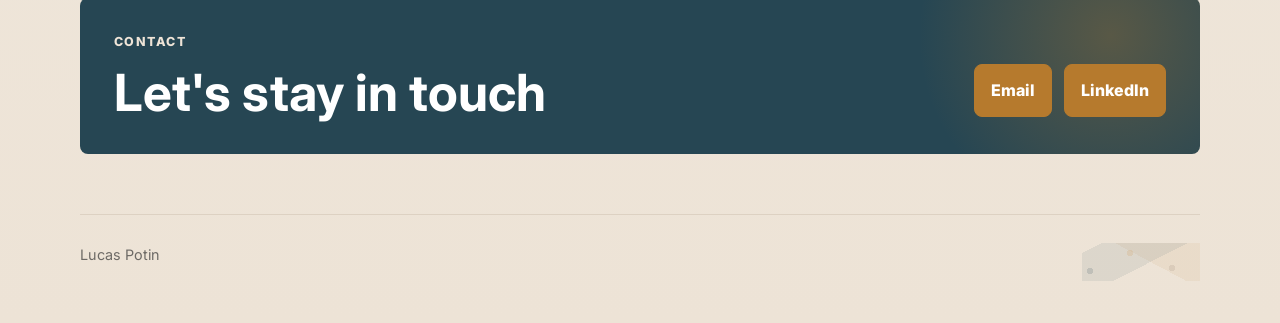
<file: index_en.html>
<!DOCTYPE html>
<html lang="en">
<head>
    <meta charset="UTF-8">
    <meta name="viewport" content="width=device-width, initial-scale=1.0">
    <meta name="description" content="Lucas Potin, Data Scientist and PhD in Data Mining. Applied data science portfolio covering forecasting, analytics, machine learning, practical data products and a graph mining research background.">
    <meta name="keywords" content="Lucas Potin, Data Scientist, PhD in Data Mining, applied data science, forecasting, analytics, machine learning, graph mining, public procurement">
    <meta property="og:title" content="Lucas Potin | Data Scientist, PhD in Data Mining">
    <meta property="og:description" content="I turn complex data into decision-support tools: forecasting, analytics, machine learning and practical data products.">
    <meta property="og:type" content="website">
    <meta property="og:image" content="Photo_Lucas.jpeg">
    <meta name="twitter:card" content="summary">
    <meta name="twitter:title" content="Lucas Potin | Data Scientist, PhD in Data Mining">
    <meta name="twitter:description" content="Applied data science, forecasting, analytics, machine learning and graph mining research background.">
    <meta name="google-site-verification" content="dg1w_g1VCcSc56f1Bz-K7JFDL7Ko54Nbw8ZeHY_DQ6g">
    <title>Lucas Potin | Data Scientist & PhD in Data Mining</title>
    <link rel="preconnect" href="https://fonts.googleapis.com">
    <link rel="preconnect" href="https://fonts.gstatic.com" crossorigin>
    <link href="https://fonts.googleapis.com/css2?family=Inter:wght@400;500;600;700;800&display=swap" rel="stylesheet">
    <link rel="stylesheet" href="styles.css">
</head>
<body>
    <header class="site-header">
        <a class="brand" href="#top" aria-label="Back to top">
            <span class="brand-mark">LP</span>
            <span>Lucas Potin</span>
        </a>
        <button class="nav-toggle" type="button" aria-expanded="false" aria-controls="site-nav">
            <span></span>
            <span></span>
            <span></span>
            <span class="sr-only">Menu</span>
        </button>
        <nav class="site-nav" id="site-nav" aria-label="Main navigation">
            <a href="#about">About</a>
            <a href="#journey">Journey</a>
            <a href="#skills">Skills</a>
            <a href="#projects">Projects</a>
            <a href="#publications">Publications</a>
            <a href="#contact">Contact</a>
            <a class="language-link" href="index.html">Français</a>
        </nav>
    </header>

    <main id="top">
        <section class="hero section">
            <div class="hero-copy">
                <p class="hero-name">Lucas Potin</p>
                <h1>I turn complex data into decision-support tools</h1>
                <p class="hero-role">Data Scientist · AI · PhD in Data Mining</p>
                <div class="hero-tags" aria-label="Core profile">
                    <span>Machine Learning</span>
                    <span>Graph Mining</span>
                    <span>AI Engineering</span>
                </div>
                <div class="hero-actions">
                    <a class="button button-primary" href="CV_Lucas_POTIN.pdf" target="_blank" rel="noreferrer" aria-label="Open CV in French">CV</a>
                    <a class="button button-primary" href="CV_POTIN_ENG.pdf" target="_blank" rel="noreferrer" aria-label="Open CV in English">CV (EN)</a>
                    <a class="button button-secondary" href="https://www.linkedin.com/in/lucas-potin/" target="_blank" rel="noreferrer">LinkedIn</a>
                    <a class="button button-secondary" href="https://github.com/LucasPotin98" target="_blank" rel="noreferrer">GitHub</a>
                    <a class="button button-secondary" href="https://scholar.google.fr/citations?user=1_SXGLMAAAAJ&hl=fr" target="_blank" rel="noreferrer">Google Scholar</a>
                </div>
            </div>

            <div class="hero-photo-card" aria-label="Portrait of Lucas Potin">
                <img src="Photo_Lucas.jpeg" alt="Portrait of Lucas Potin" class="hero-photo">
            </div>
        </section>

        <section class="section split narrative-section" id="about">
            <div>
                <p class="eyebrow">About</p>
                <h2>From graph mining to applied AI</h2>
            </div>
            <div class="prose node-prose">
                <p>
                    I like solving problems from data. This curiosity led me from applied mathematics to data science, then to a PhD focused on detecting corruption in public procurement through the analysis of complex graphs.
                </p>

                <p>
                    Today, I work both on predictive models and on tools built around generative AI. Technologies evolve, but what motivates me remains the same: starting from a concrete problem, exploring different approaches and building useful solutions.
                </p>
                <p>
                    Outside work, I play competitive tennis and regularly play bridge.
                </p>
            </div>
        </section>


            <section class="section journey-graph-section" id="journey">
                <div class="section-heading">
                    <p class="eyebrow">Journey</p>
                    <h2>From applied mathematics to data tools</h2>
                </div>

                <div class="journey-graph" aria-label="Lucas Potin journey">
                    <svg class="journey-edges" viewBox="0 0 300 100" preserveAspectRatio="none" aria-hidden="true" focusable="false">
                        <path class="journey-edge side-edge" d="M150 8 C118 12 88 16 78 24"></path>
                        <path class="journey-edge side-edge" d="M150 8 C182 12 212 16 222 24"></path>
                        <path class="journey-edge main-edge" d="M78 24 C82 39 116 47 150 55"></path>
                        <path class="journey-edge main-edge" d="M222 24 C218 39 184 47 150 55"></path>
                        <path class="journey-edge main-edge" d="M150 55 C150 68 150 79 150 90"></path>
                    </svg>

                    <article class="journey-node-card journey-root">
                        <div class="journey-content">
                            <span class="journey-date">2016–2020</span>
                            <h3>Engineering degree in mathematical engineering</h3>
                            <p>Applied mathematics, modeling and optimization.</p>
                        </div>
                    </article>

                    <article class="journey-node-card journey-degree">
                        <div class="journey-content">
                            <span class="journey-date">2020</span>
                            <h3>MSc in Data Science</h3>
                            <p>Machine learning, statistics and applied data projects.</p>
                        </div>
                    </article>

                    <article class="journey-node-card journey-phd">
                        <div class="journey-content">
                            <span class="journey-date">2021–2025</span>
                            <h3>PhD in Data Mining</h3>
                            <p>Graph analysis and anomaly detection in public procurement.</p>
                        </div>
                    </article>

                    <article class="journey-node-card journey-current">
                        <div class="journey-content">
                            <span class="journey-date">Today</span>
                            <h3>Data Scientist @ GSE</h3>
                            <p>Forecasting, generative AI and decision-support tools.</p>
                        </div>
                    </article>

                    <span class="journey-node journey-node-origin" aria-hidden="true"></span>
                    <span class="journey-node journey-node-engineer" aria-hidden="true"></span>
                    <span class="journey-node journey-node-degree" aria-hidden="true"></span>
                    <span class="journey-node journey-node-phd" aria-hidden="true"></span>
                    <span class="journey-node journey-node-current" aria-hidden="true"></span>
                </div>
            </section>

        <section class="section skills-section" id="skills">
            <div class="section-heading">
                <p class="eyebrow">Skills</p>
                <h2>Expertise & technologies</h2>
            </div>
            <div class="skills-cloud">
                <article class="skills-group">
                    <h3>Data Science & ML</h3>
                    <div class="skill-balls">
                        <span>Machine Learning</span>
                        <span>Statistics</span>
                        <span>Graph Mining</span>
                    </div>
                </article>

                <article class="skills-group">
                    <h3>Generative AI</h3>
                    <div class="skill-balls">
                        <span>LLM</span>
                        <span>RAG</span>
                        <span>AI Agents</span>
                    </div>
                </article>

                <article class="skills-group">
                    <h3>Engineering & Cloud</h3>
                    <div class="skill-balls">
                        <span>Python</span>
                        <span>SQL</span>
                        <span>Azure</span>
                        <span>Elasticsearch</span>
                        <span>Docker</span>
                    </div>
                </article>
            </div>
        </section>

       <section class="section" id="projects">
            <div class="section-heading">
                <p class="eyebrow">Projects</p>
                <h2>Selected work</h2>
                <p>Apps, dashboards and APIs developed around concrete data problems.</p>
            </div>

            <div class="card-grid">
                <article class="work-card">
                    <div class="card-meta">Graph Mining | Dashboard</div>
                    <h3>DramaPang</h3>

                    <dl class="project-details">
                        <dt>Objective</dt>
                        <dd>Classify plays from the relationships between characters.</dd>

                        <dt>Approach</dt>
                        <dd>Build character networks and extract discriminant patterns.</dd>

                        <dt>Result</dt>
                        <dd>Interactive web application.</dd>
                    </dl>

                    <div class="tags">
                        <span>Graph Mining</span>
                        <span>Classification</span>
                        <span>NetworkX</span>
                    </div>

                    <div class="card-actions">
                        <a href="https://dramapang.streamlit.app/" target="_blank" rel="noreferrer">App</a>
                        <a href="https://github.com/LucasPotin98/DramaPang" target="_blank" rel="noreferrer">Code</a>
                    </div>
                </article>

                <article class="work-card">
                    <div class="card-meta">Machine Learning | Dashboard</div>
                    <h3>Retail sales prediction</h3>

                    <dl class="project-details">
                        <dt>Objective</dt>
                        <dd>Forecast weekly sales by product family.</dd>

                        <dt>Approach</dt>
                        <dd>Compare forecasting models, including Prophet and XGBoost.</dd>

                        <dt>Result</dt>
                        <dd>Interactive dashboard for visualization and comparison.</dd>
                    </dl>

                    <div class="tags">
                        <span>Forecasting</span>
                        <span>Machine Learning</span>
                        <span>XGBoost</span>
                    </div>

                    <div class="card-actions">
                        <a href="https://sales-prediction-dashboard.streamlit.app/" target="_blank" rel="noreferrer">App</a>
                        <a href="https://github.com/LucasPotin98/sales-prediction-dashboard/" target="_blank" rel="noreferrer">Code</a>
                    </div>
                </article>

                <article class="work-card">
                    <div class="card-meta">Data engineering | API</div>
                    <h3>Siretizator</h3>

                    <dl class="project-details">
                        <dt>Objective</dt>
                        <dd>Automatically match organizations to their SIRET identifier.</dd>

                        <dt>Approach</dt>
                        <dd>Data normalization and fuzzy matching against the SIRENE database.</dd>

                        <dt>Result</dt>
                        <dd>Entity reconciliation API.</dd>
                    </dl>

                    <div class="tags">
                        <span>Open Data</span>
                        <span>Entity Resolution</span>
                        <span>FastAPI</span>
                    </div>

                    <div class="card-actions">
                        <a href="https://siretizator.onrender.com/" target="_blank" rel="noreferrer">API</a>
                        <a href="https://github.com/LucasPotin98/Siretizator_Lite/tree/main" target="_blank" rel="noreferrer">Code </a>
                    </div>
                </article>
            </div>
        </section>

        <section class="section publications-section" id="publications">
    <div class="section-heading">
        <p class="eyebrow">Research</p>
        <h2>Scientific publications</h2>
        <p>
            Work around graph mining, open data and public procurement analysis.
        </p>
    </div>

    <div class="publication-list">
        <article class="publication-card">
            <div class="publication-meta">
                <span>2025</span>
                <span>Data in Brief</span>
            </div>

            <h3>Processing and consolidation of open data on public procurement in France (2015–2023)</h3>

            <p class="publication-summary">
                Consolidated database of French public procurement contracts designed to support economic analysis, research and anomaly detection.
            </p>

            <div class="key-figures">
                <div>
                    <strong>2015–2023</strong>
                    <span>period covered</span>
                </div>
                <div>
                    <strong>~300K</strong>
                    <span>contracts consolidated</span>
                </div>
            </div>

            <p class="publication-authors">
                <strong>Authors:</strong> A. Deschamps, L. Potin
            </p>

            <div class="publication-links">
                <a href="https://www.sciencedirect.com/science/article/pii/S2352340925000095" target="_blank" rel="noreferrer">Article</a>
                <a href="https://github.com/AdrienDeschampsAU/BeauAMP" target="_blank" rel="noreferrer">Code</a>
            </div>
        </article>

        <article class="publication-card">
            <div class="publication-meta">
                <span>2025</span>
                <span>ACM TKDD</span>
            </div>

            <h3>Pattern-Based Graph Classification: Comparison of Quality Measures and Importance of Preprocessing</h3>

            <p class="publication-summary">
                Systematic comparison of quality measures used to select discriminant patterns for graph classification tasks.
            </p>

            <div class="key-figures">
                <div>
                    <strong>38</strong>
                    <span>measures compared</span>
                </div>
                <div>
                    <strong>92%</strong>
                    <span>fewer patterns on one benchmark</span>
                </div>
            </div>

            <p class="publication-authors">
                <strong>Authors:</strong> L. Potin, R. Figueiredo, V. Labatut, C. Largeron
            </p>

            <div class="publication-links">
                <a href="https://dl.acm.org/doi/10.1145/3743143" target="_blank" rel="noreferrer">Article</a>
                <a href="https://github.com/CompNet/gpQualMeasComp" target="_blank" rel="noreferrer">Code</a>
            </div>
        </article>

        <article class="publication-card">
            <div class="publication-meta">
                <span>2023</span>
                <span>Nature, Scientific Data</span>
            </div>

            <h3>FOPPA: an open database of French public procurement award notices from 2010–2020</h3>

            <p class="publication-summary">
                Open, cleaned and documented database enabling large-scale study of French public procurement from TED.
            </p>

            <div class="key-figures">
                <div>
                    <strong>2010–2020</strong>
                    <span>period covered</span>
                </div>
                <div>
                    <strong>~1.4M</strong>
                    <span>lots integrated</span>
                </div>
                <div>
                    <strong>97.5%</strong>
                    <span>buyers identified</span>
                </div>
            </div>

            <p class="publication-authors">
                <strong>Authors:</strong> L. Potin, V. Labatut, P.H. Morand, C. Largeron
            </p>

            <div class="publication-links">
                <a href="https://www.nature.com/articles/s41597-023-02213-z" target="_blank" rel="noreferrer">Article</a>
                <a href="https://hal.science/hal-04101350v1/document" target="_blank" rel="noreferrer">PDF</a>
                <a href="https://github.com/CompNet/FoppaInit" target="_blank" rel="noreferrer">Code</a>
            </div>
        </article>

        <article class="publication-card">
            <div class="publication-meta">
                <span>2023</span>
                <span>ECML PKDD</span>
            </div>

            <h3>Pattern mining for anomaly detection in graphs: Application to fraud in public procurement</h3>

            <p class="publication-summary">
                Explainable anomaly detection method for graphs applied to the identification of risk-prone situations in public procurement.
            </p>

            <div class="key-figures">
                <div>
                    <strong>15,793</strong>
                    <span>patterns extracted</span>
                </div>
                <div>
                    <strong>0.95</strong>
                    <span>F1-score on FOPPA</span>
                </div>
                <div>
                    <strong>Explainable</strong>
                    <span>discriminant patterns identified</span>
                </div>
            </div>

            <p class="publication-authors">
                <strong>Authors:</strong> L. Potin, R. Figueiredo, V. Labatut, C. Largeron
            </p>

            <div class="publication-links">
                <a href="https://dl.acm.org/doi/10.1007/978-3-031-43427-3_5" target="_blank" rel="noreferrer">Article</a>
                <a href="https://arxiv.org/pdf/2306.10857" target="_blank" rel="noreferrer">PDF</a>
                <a href="https://github.com/CompNet/Pang/tree/main" target="_blank" rel="noreferrer">Code</a>
            </div>
        </article>
    </div>
</section>

        <section class="section contact-section" id="contact">
            <div>
                <p class="eyebrow">Contact</p>
                <h2>Let's stay in touch</h2>
            </div>
            <div class="contact-actions">
                <a class="button button-primary" href="mailto:lucas.potin.data@gmail.com">Email</a>
                <a class="button button-primary" href="https://www.linkedin.com/in/lucas-potin/" target="_blank" rel="noreferrer">LinkedIn</a>
            </div>
        </section>
    </main>

    <footer class="site-footer">
        <p>Lucas Potin</p>
    </footer>
    <script src="script.js"></script>
</body>
</html>
</file>
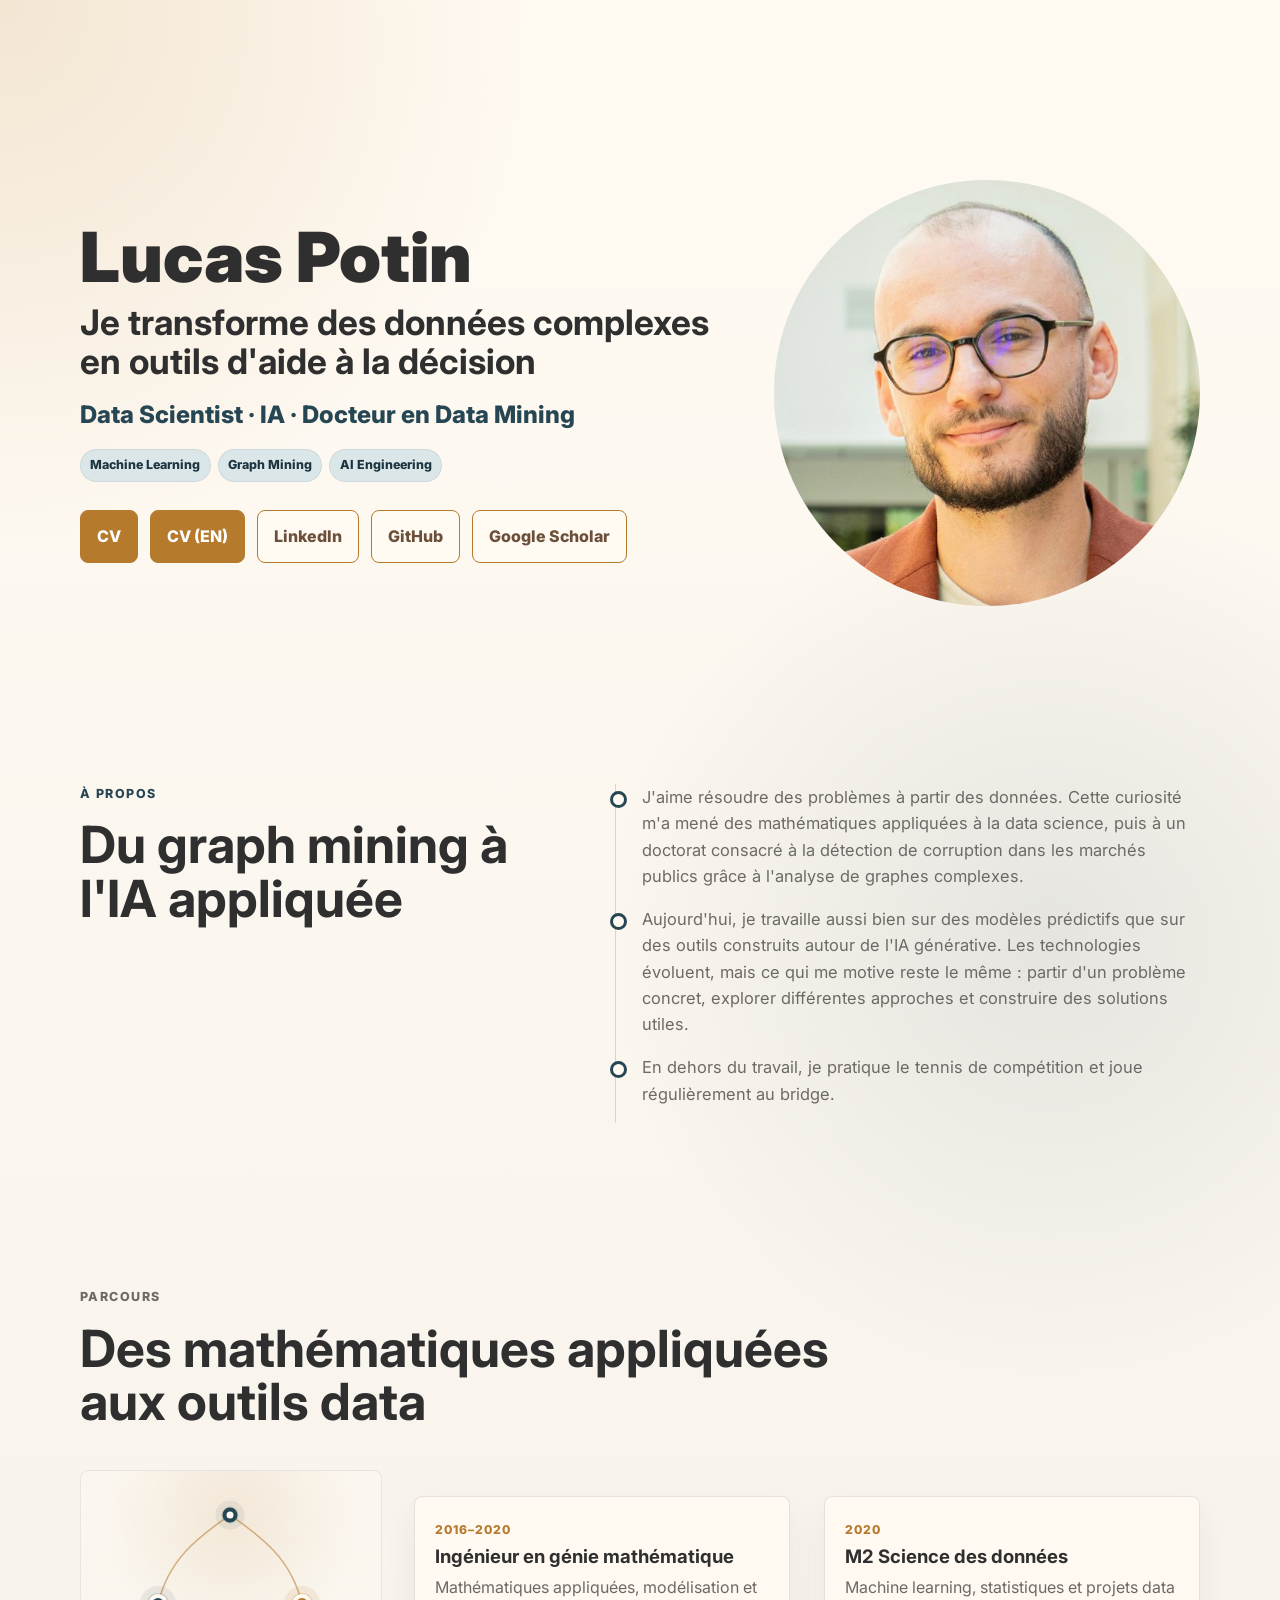
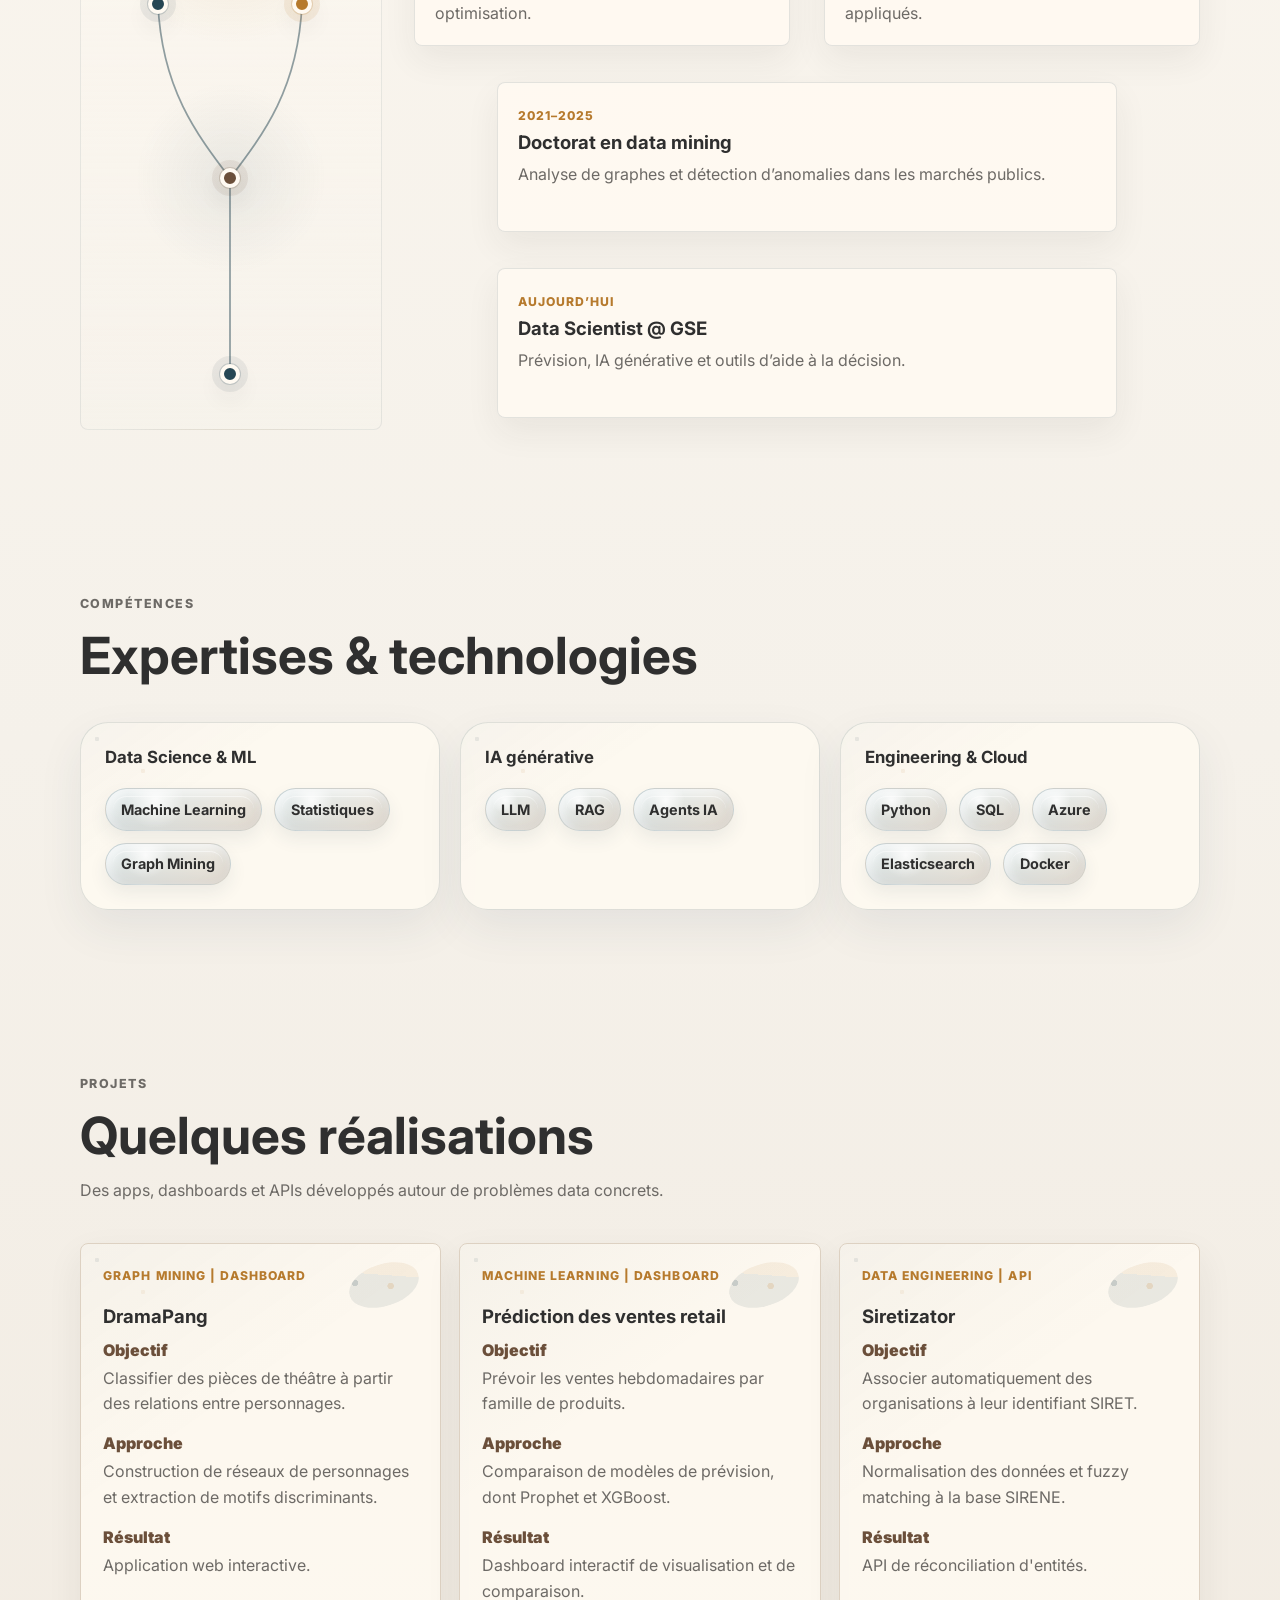
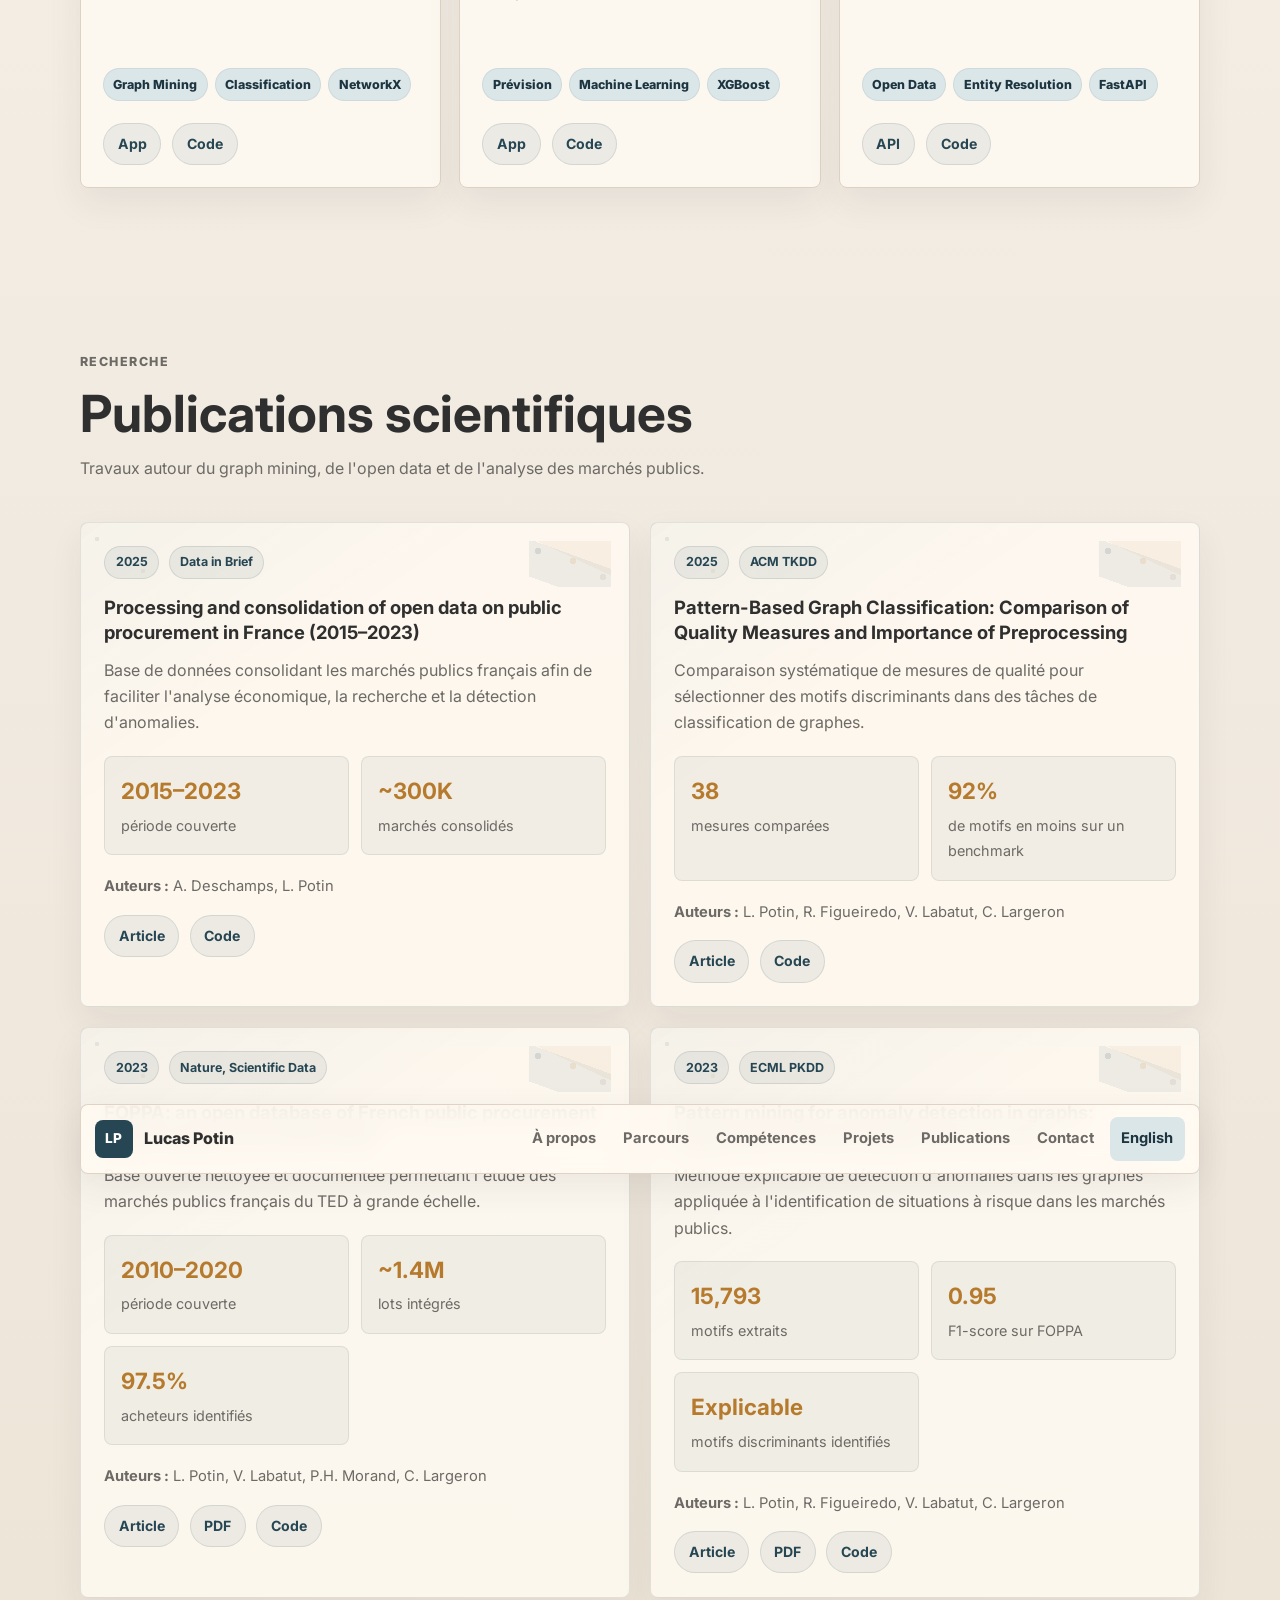
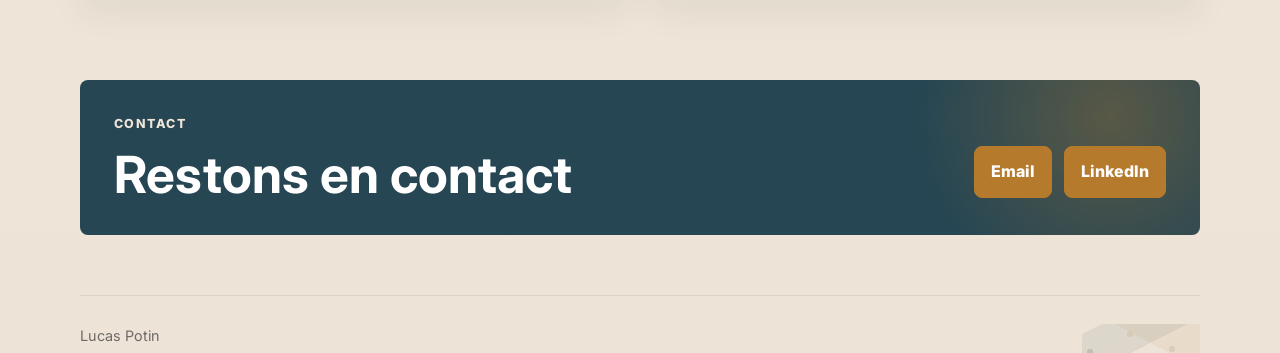
<file: projects.html>
<!DOCTYPE html>
<html lang="fr">
<head>
    <meta charset="UTF-8">
    <meta name="viewport" content="width=device-width, initial-scale=1.0">
    <meta http-equiv="refresh" content="0; url=index.html#projects">
    <title>Lucas Potin | Projets</title>
    <link rel="canonical" href="index.html#projects">
</head>
<body>
    <p>Redirection vers <a href="index.html#projects">les projets de Lucas Potin</a>.</p>
</body>
</html>
</file>
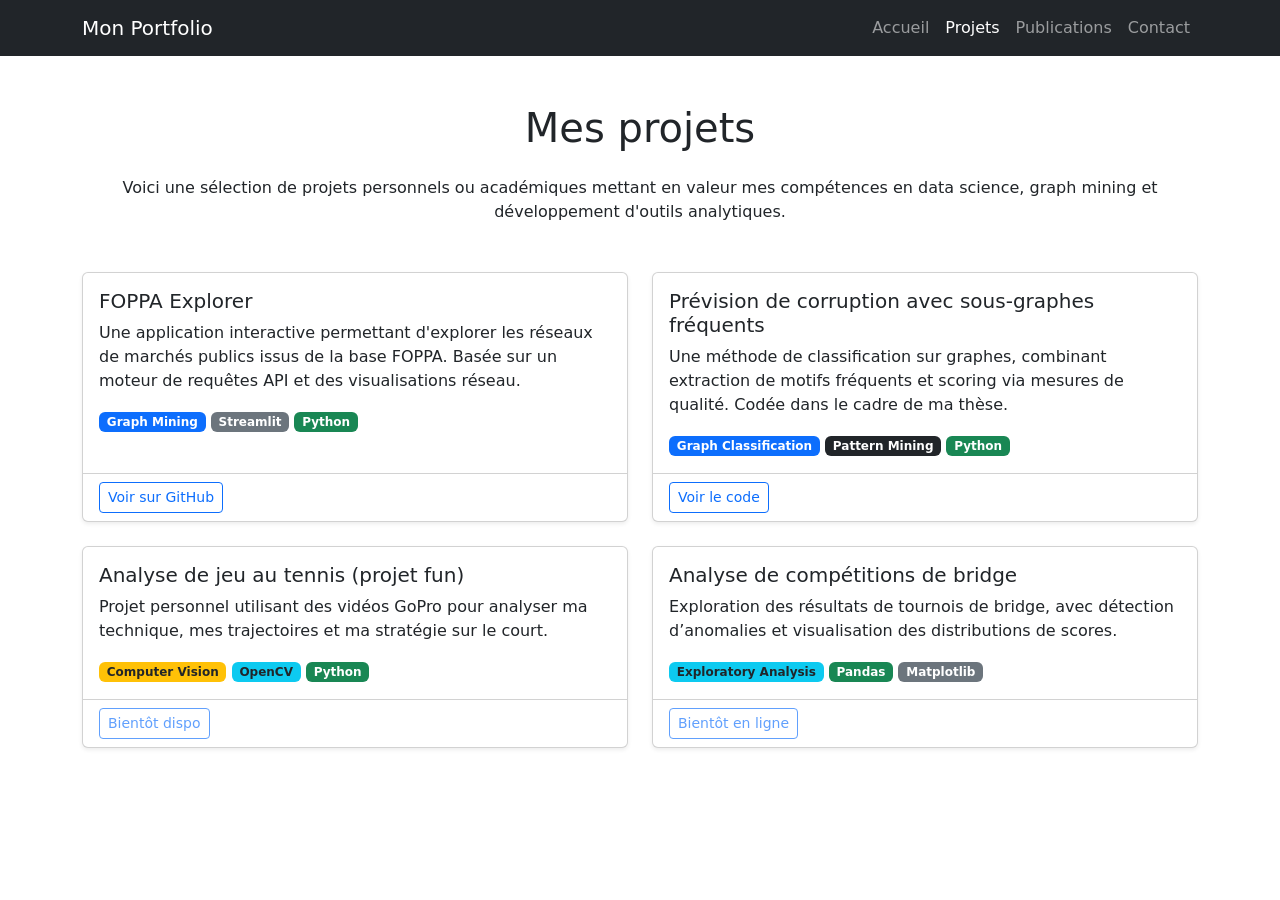
<file: projets.html>
<!DOCTYPE html>
<html lang="fr">
<head>
    <meta charset="UTF-8">
    <meta name="viewport" content="width=device-width, initial-scale=1.0">
    <title>Projets - Mon Portfolio</title>
    <link rel="stylesheet" href="https://cdn.jsdelivr.net/npm/bootstrap@5.3.0/dist/css/bootstrap.min.css">
</head>
<body>

    <!-- Navbar -->
    <nav class="navbar navbar-expand-lg navbar-dark bg-dark">
        <div class="container">
            <a class="navbar-brand" href="index.html">Mon Portfolio</a>
            <div class="collapse navbar-collapse">
                <ul class="navbar-nav ms-auto">
                    <li class="nav-item"><a class="nav-link" href="index.html">Accueil</a></li>
                    <li class="nav-item"><a class="nav-link active" href="projects.html">Projets</a></li>
                    <li class="nav-item"><a class="nav-link" href="publications.html">Publications</a></li>
                    <li class="nav-item"><a class="nav-link" href="contact.html">Contact</a></li>
                </ul>
            </div>
        </div>
    </nav>

    <!-- Contenu -->
    <div class="container my-5">
        <h1 class="mb-4 text-center">Mes projets</h1>
        <p class="text-center mb-5">Voici une sélection de projets personnels ou académiques mettant en valeur mes compétences en data science, graph mining et développement d'outils analytiques.</p>

        <div class="row g-4">

            <!-- Projet 1 -->
            <div class="col-md-6">
                <div class="card shadow-sm h-100">
                    <div class="card-body">
                        <h5 class="card-title">FOPPA Explorer</h5>
                        <p class="card-text">Une application interactive permettant d'explorer les réseaux de marchés publics issus de la base FOPPA. Basée sur un moteur de requêtes API et des visualisations réseau.</p>
                        <span class="badge bg-primary">Graph Mining</span>
                        <span class="badge bg-secondary">Streamlit</span>
                        <span class="badge bg-success">Python</span>
                    </div>
                    <div class="card-footer bg-transparent">
                        <a href="https://github.com/lucaspotin98/FOPPA-explorer" class="btn btn-outline-primary btn-sm" target="_blank">Voir sur GitHub</a>
                    </div>
                </div>
            </div>

            <!-- Projet 2 -->
            <div class="col-md-6">
                <div class="card shadow-sm h-100">
                    <div class="card-body">
                        <h5 class="card-title">Prévision de corruption avec sous-graphes fréquents</h5>
                        <p class="card-text">Une méthode de classification sur graphes, combinant extraction de motifs fréquents et scoring via mesures de qualité. Codée dans le cadre de ma thèse.</p>
                        <span class="badge bg-primary">Graph Classification</span>
                        <span class="badge bg-dark">Pattern Mining</span>
                        <span class="badge bg-success">Python</span>
                    </div>
                    <div class="card-footer bg-transparent">
                        <a href="https://github.com/CompNet/Pang" class="btn btn-outline-primary btn-sm" target="_blank">Voir le code</a>
                    </div>
                </div>
            </div>

            <!-- Projet 3 -->
            <div class="col-md-6">
                <div class="card shadow-sm h-100">
                    <div class="card-body">
                        <h5 class="card-title">Analyse de jeu au tennis (projet fun)</h5>
                        <p class="card-text">Projet personnel utilisant des vidéos GoPro pour analyser ma technique, mes trajectoires et ma stratégie sur le court.</p>
                        <span class="badge bg-warning text-dark">Computer Vision</span>
                        <span class="badge bg-info text-dark">OpenCV</span>
                        <span class="badge bg-success">Python</span>
                    </div>
                    <div class="card-footer bg-transparent">
                        <a href="#" class="btn btn-outline-primary btn-sm disabled">Bientôt dispo</a>
                    </div>
                </div>
            </div>

            <!-- Projet 4 -->
            <div class="col-md-6">
                <div class="card shadow-sm h-100">
                    <div class="card-body">
                        <h5 class="card-title">Analyse de compétitions de bridge</h5>
                        <p class="card-text">Exploration des résultats de tournois de bridge, avec détection d’anomalies et visualisation des distributions de scores.</p>
                        <span class="badge bg-info text-dark">Exploratory Analysis</span>
                        <span class="badge bg-success">Pandas</span>
                        <span class="badge bg-secondary">Matplotlib</span>
                    </div>
                    <div class="card-footer bg-transparent">
                        <a href="#" class="btn btn-outline-primary btn-sm disabled">Bientôt en ligne</a>
                    </div>
                </div>
            </div>

        </div>
    </div>

</body>
</html>
</file>
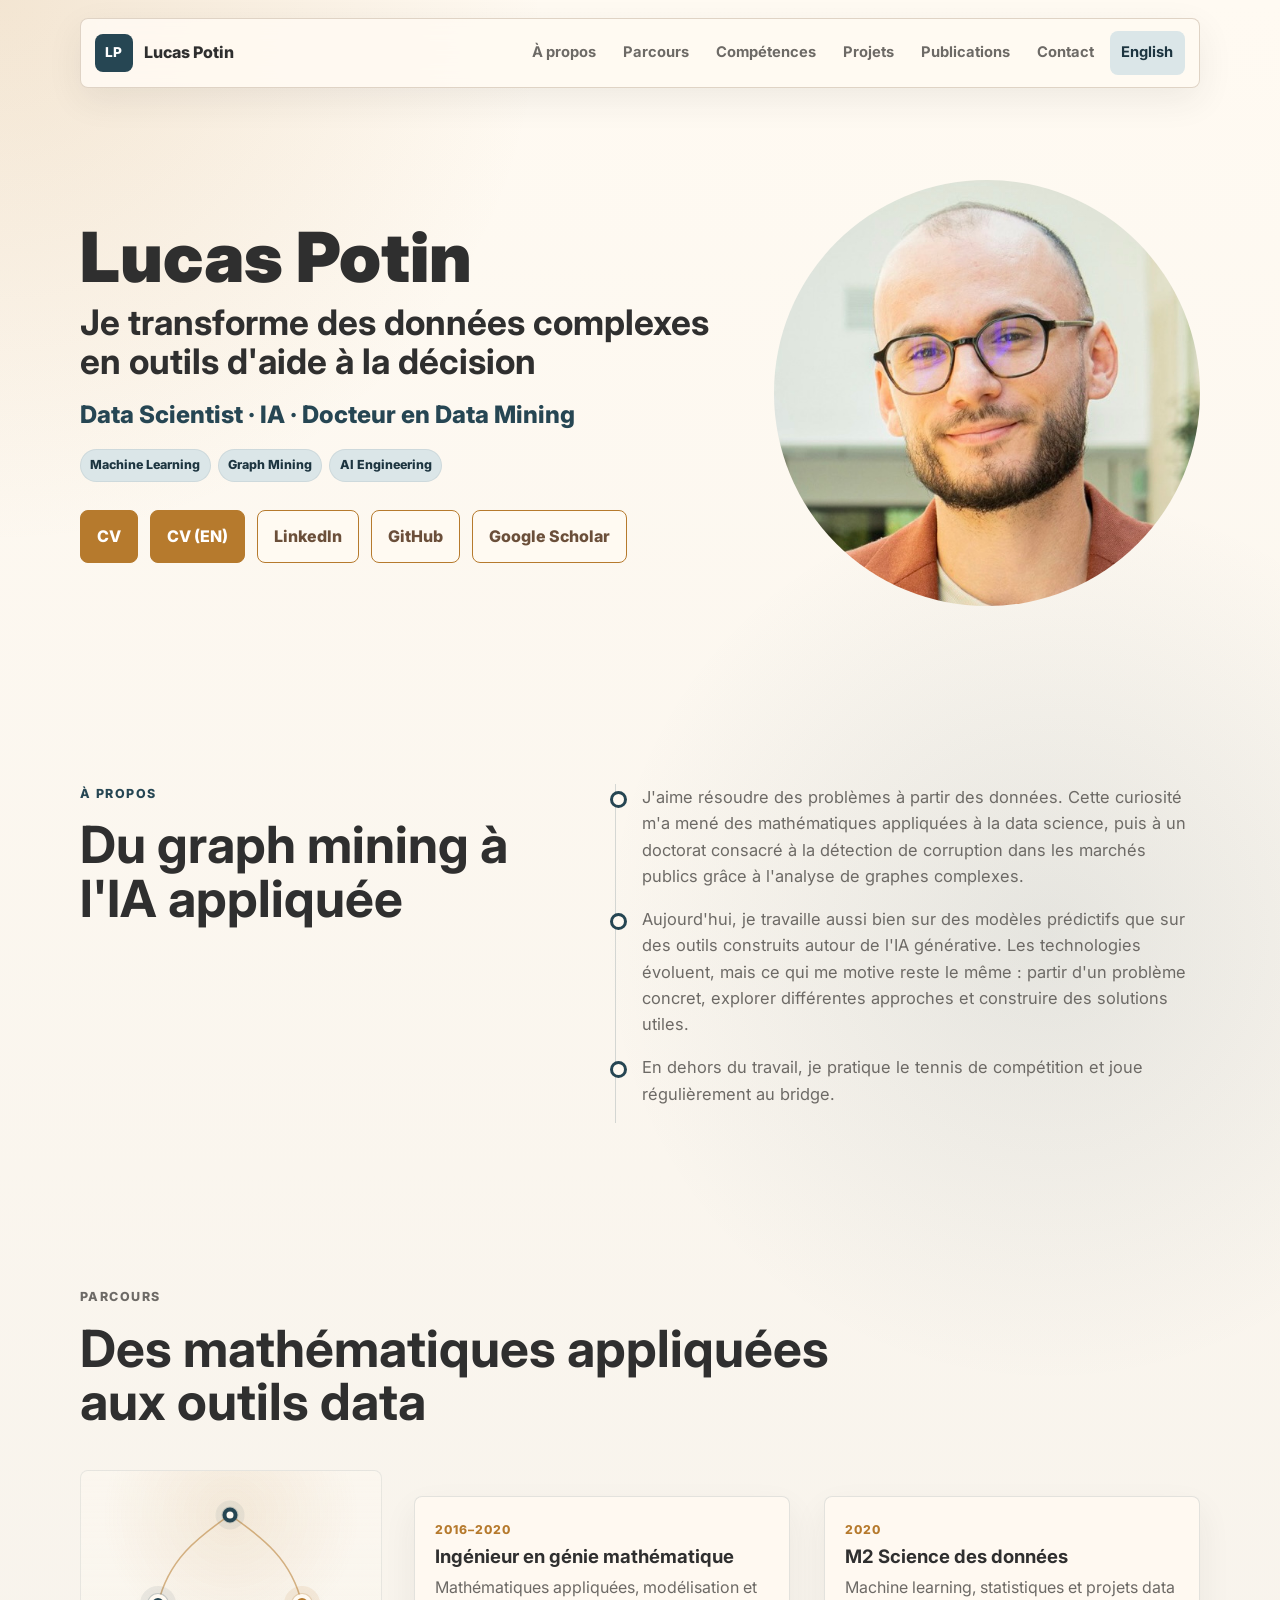
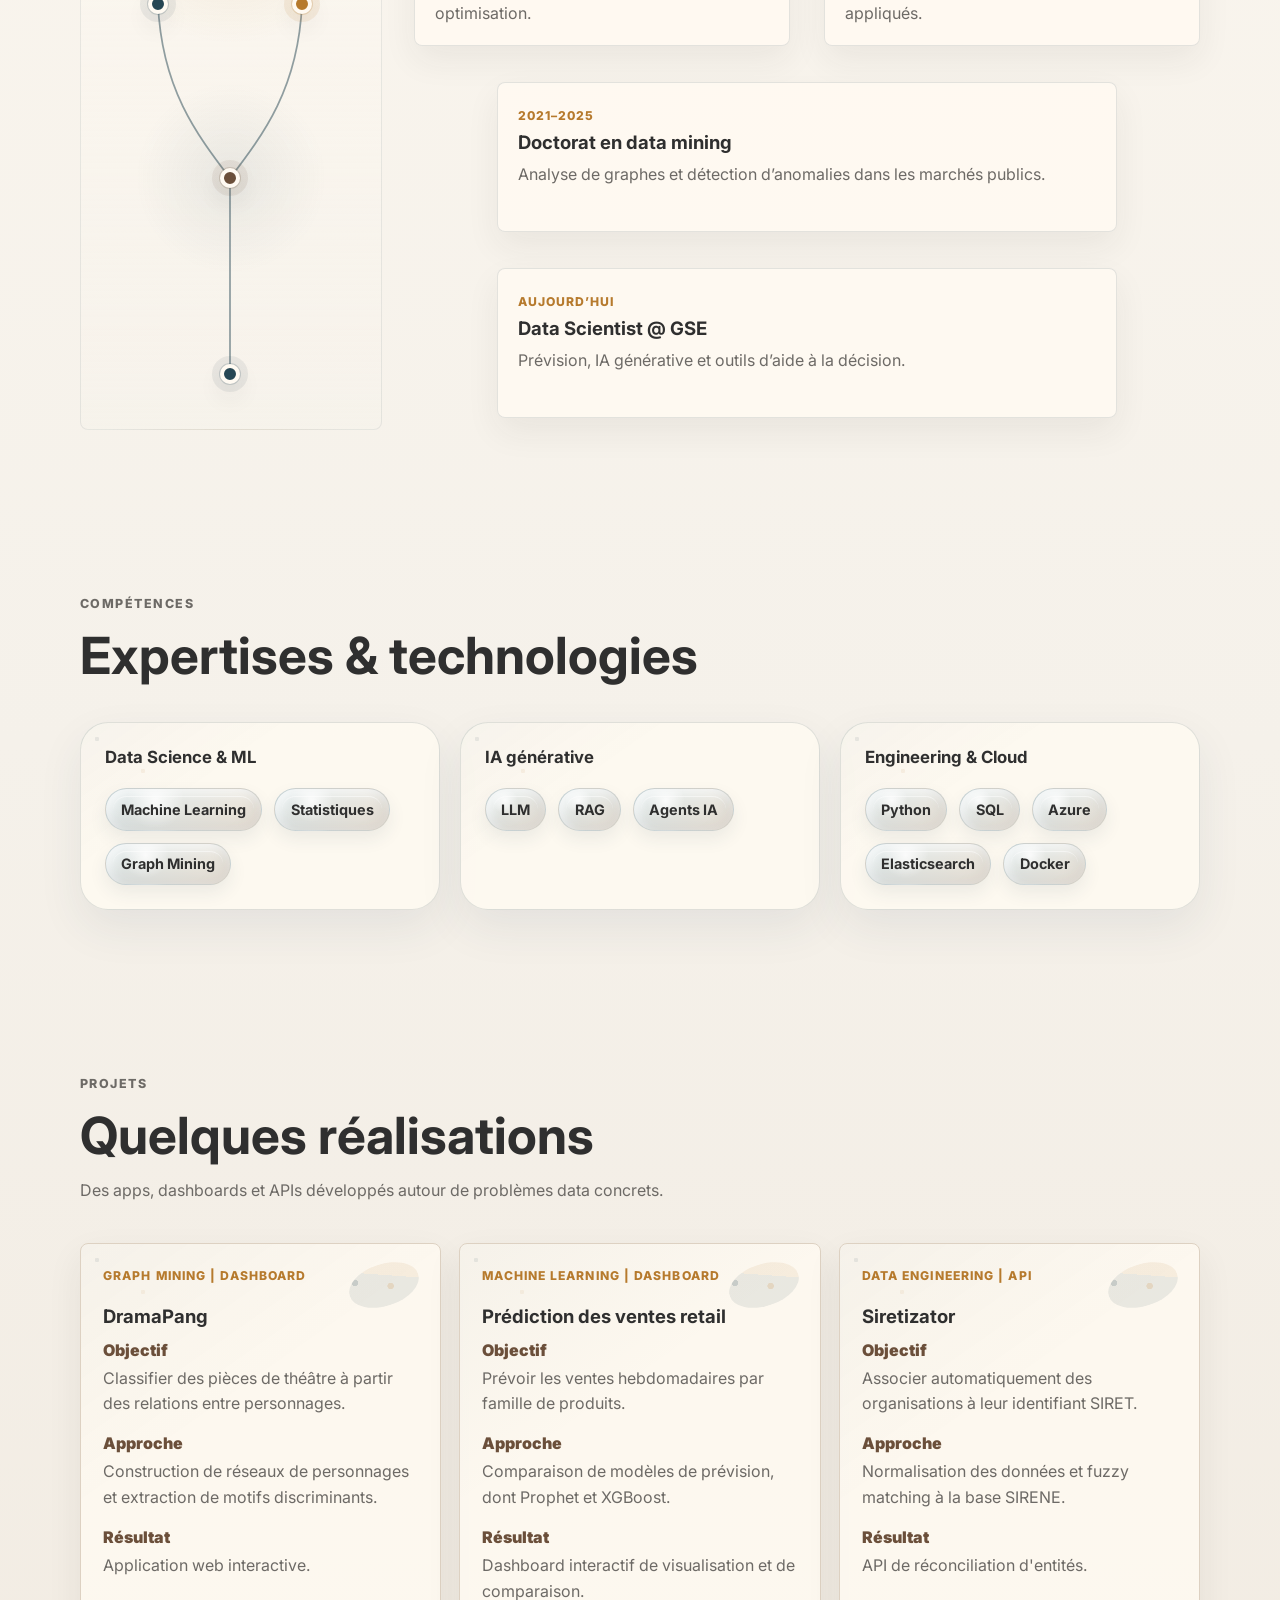
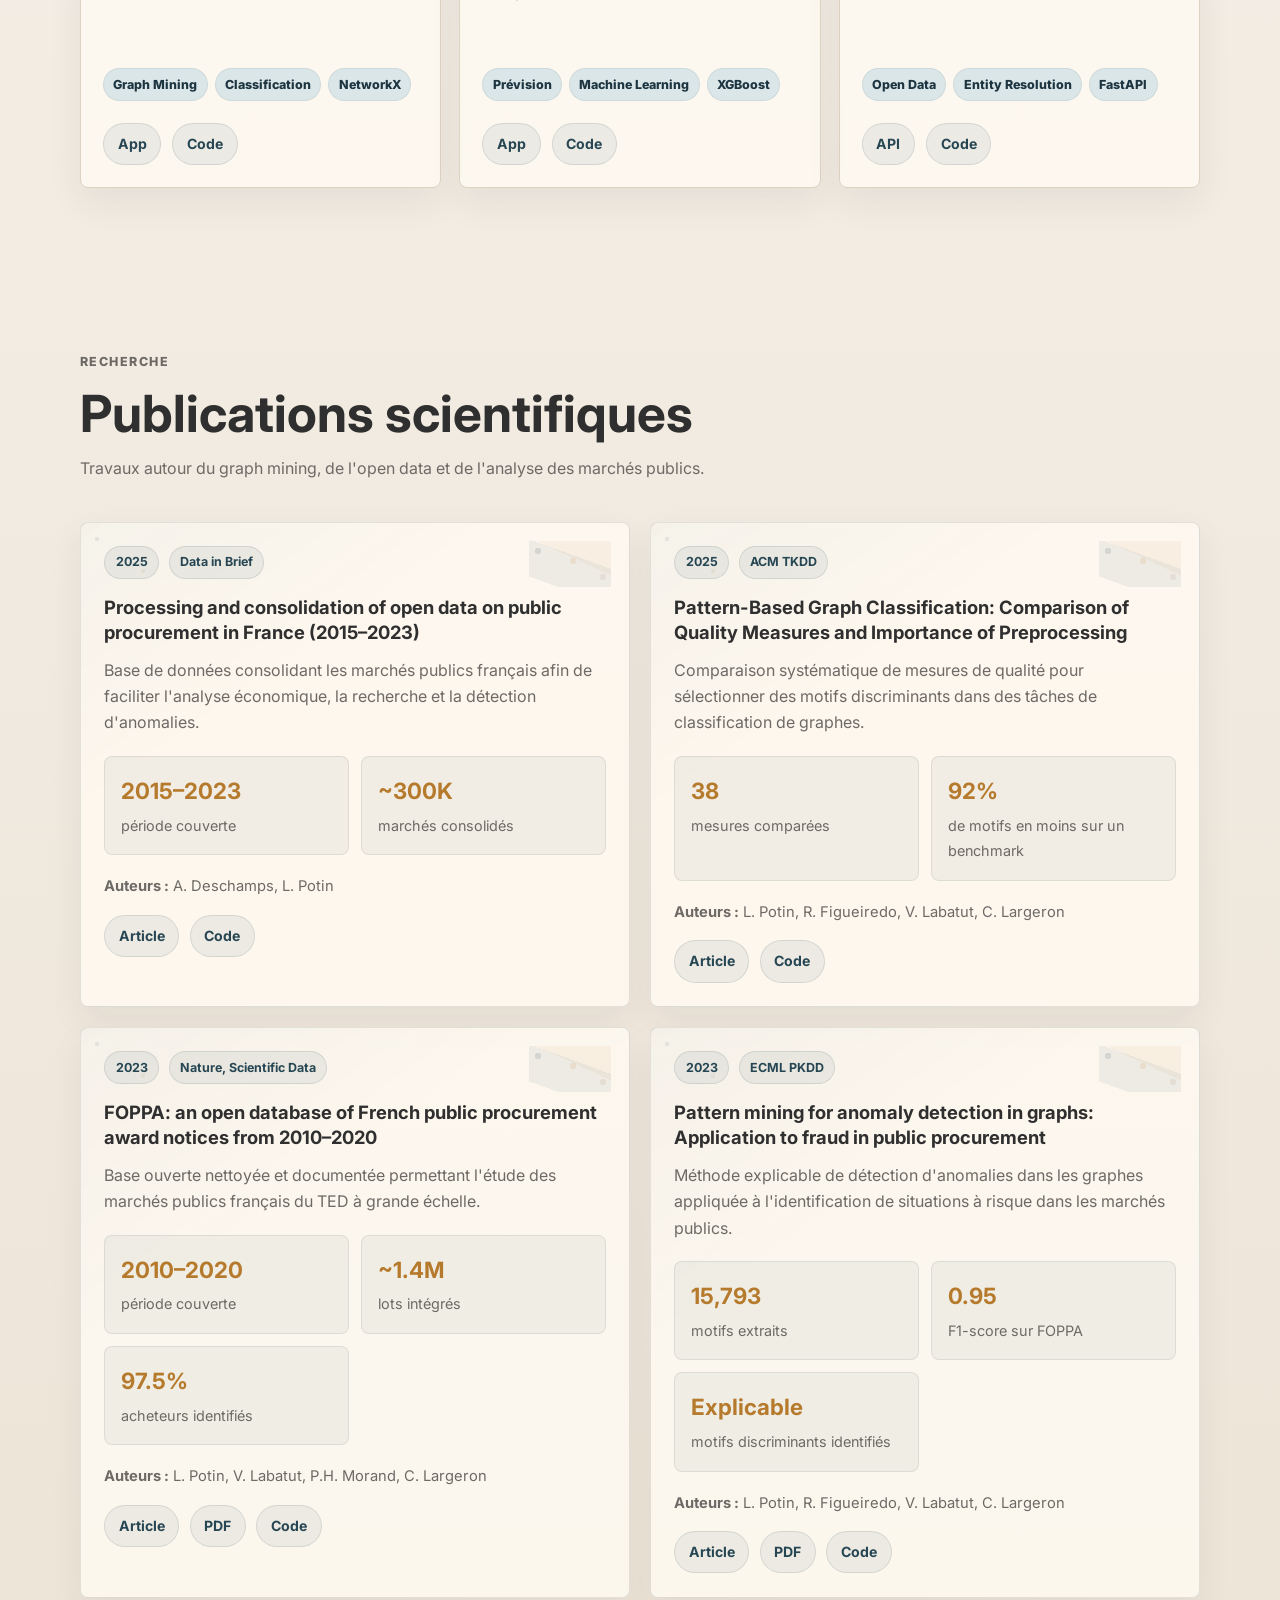
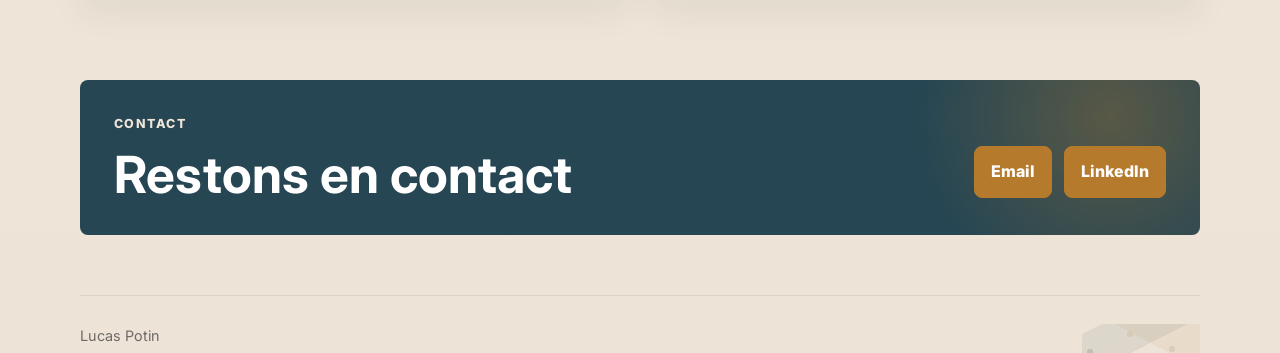
<file: publications.html>
<!DOCTYPE html>
<html lang="fr">
<head>
    <meta charset="UTF-8">
    <meta name="viewport" content="width=device-width, initial-scale=1.0">
    <meta http-equiv="refresh" content="0; url=index.html#publications">
    <title>Lucas Potin | Publications</title>
    <link rel="canonical" href="index.html#publications">
</head>
<body>
    <p>Redirection vers <a href="index.html#publications">les publications de Lucas Potin</a>.</p>
</body>
</html>
</file>
<file: styles.css>
:root {
    --petrol: #264653;
    --ochre: #B67A2D;
    --cognac: #6B4F3A;
    --cream: #F5F1EA;
    --anthracite: #2F2F2F;
    --warm-gray: #6D6A66;
    --petrol-rgb: 38, 70, 83;
    --ochre-rgb: 182, 122, 45;
    --cognac-rgb: 107, 79, 58;
    --anthracite-rgb: 47, 47, 47;
    --background: var(--cream);
    --white: #fff;
    --surface: #fffaf2;
    --surface-soft: #eee4d7;
    --surface-deep: #ede3d6;
    --ink: var(--anthracite);
    --text: var(--anthracite);
    --muted: var(--warm-gray);
    --line: #ddd1c2;
    --accent: var(--petrol);
    --accent-strong: #1d3540;
    --accent-soft: #dbe6e8;
    --warm: var(--ochre);
    --shadow: 0 18px 50px rgba(47, 47, 47, 0.12);
}

* {
    box-sizing: border-box;
}

html {
    scroll-behavior: smooth;
}

body {
    margin: 0;
    color: var(--ink);
    background:
        radial-gradient(circle at top left, rgba(182, 122, 45, 0.16), transparent 34rem),
        radial-gradient(circle at 82% 18%, rgba(38, 70, 83, 0.1), transparent 28rem),
        linear-gradient(180deg, var(--surface) 0%, var(--background) 45%, var(--surface-deep) 100%);
    font-family: "Inter", Arial, sans-serif;
    line-height: 1.6;
}

img {
    display: block;
    max-width: 100%;
}

a {
    color: inherit;
}

.sr-only {
    position: absolute;
    width: 1px;
    height: 1px;
    padding: 0;
    margin: -1px;
    overflow: hidden;
    clip: rect(0, 0, 0, 0);
    white-space: nowrap;
    border: 0;
}

.site-header {
    position: sticky;
    top: 0;
    z-index: 20;
    display: flex;
    align-items: center;
    justify-content: space-between;
    gap: 1.5rem;
    width: min(1120px, calc(100% - 32px));
    margin: 18px auto 0;
    padding: 12px 14px;
    background: rgba(255, 250, 242, 0.9);
    border: 1px solid rgba(221, 209, 194, 0.94);
    border-radius: 8px;
    box-shadow: 0 12px 35px rgba(47, 47, 47, 0.08);
    backdrop-filter: blur(14px);
}

.brand,
.site-nav,
.profile-links,
.hero-actions,
.hero-tags,
.card-actions,
.contact-actions,
.tags {
    display: flex;
    align-items: center;
}

.brand {
    gap: 0.7rem;
    font-weight: 800;
    text-decoration: none;
}

.brand-mark {
    display: grid;
    place-items: center;
    width: 38px;
    height: 38px;
    color: var(--white);
    background: var(--accent);
    border-radius: 8px;
    font-size: 0.85rem;
    letter-spacing: 0.04em;
}

.site-nav {
    gap: 0.25rem;
}

.site-nav a {
    padding: 0.65rem 0.72rem;
    color: var(--muted);
    border-radius: 8px;
    font-size: 0.92rem;
    font-weight: 700;
    text-decoration: none;
}

.site-nav a:hover,
.site-nav a:focus-visible,
.site-nav .language-link {
    color: var(--accent-strong);
    background: var(--accent-soft);
}

.nav-toggle {
    display: none;
    width: 42px;
    height: 42px;
    padding: 9px;
    background: var(--surface-soft);
    border: 1px solid var(--line);
    border-radius: 8px;
}

.nav-toggle span:not(.sr-only) {
    display: block;
    height: 2px;
    margin: 5px 0;
    background: var(--ink);
}

.section {
    width: min(1120px, calc(100% - 32px));
    margin: 0 auto;
    padding: 82px 0;
}

.hero {
    position: relative;
    display: grid;
    grid-template-columns: minmax(0, 1.2fr) minmax(280px, 0.8fr);
    align-items: center;
    gap: 56px;
    min-height: auto;
    padding-top: 92px;
    padding-bottom: 96px;
    overflow: hidden;
}

.hero::after {
    content: "";
    position: absolute;
    right: 8%;
    bottom: 14%;
    width: 180px;
    height: 70px;
    border-top: 1px solid rgba(182, 122, 45, 0.38);
    border-radius: 50%;
    transform: rotate(-13deg);
    pointer-events: none;
}

.hero-copy,
.hero-photo-card {
    position: relative;
    z-index: 1;
}

.eyebrow {
    margin: 0 0 0.9rem;
    color: var(--accent);
    font-size: 0.78rem;
    font-weight: 800;
    letter-spacing: 0.12em;
    text-transform: uppercase;
}

h1,
h2,
h3,
p {
    margin-top: 0;
}

h1 {
    max-width: 660px;
    margin-bottom: 1.2rem;
    font-size: clamp(1.75rem, 2.75vw, 2.58rem);
    line-height: 1.1;
    letter-spacing: 0;
}

h2 {
    margin-bottom: 1rem;
    font-size: clamp(2rem, 4vw, 3.45rem);
    line-height: 1.04;
    letter-spacing: 0;
}

h3 {
    margin-bottom: 0.6rem;
    font-size: 1.16rem;
    line-height: 1.25;
}

.hero-text {
    max-width: 680px;
    color: var(--muted);
    font-size: 1.14rem;
}

.hero-name {
    margin-bottom: 0.65rem;
    color: var(--ink);
    font-size: clamp(3rem, 5.4vw, 4.85rem);
    line-height: 1;
    font-weight: 900;
    white-space: nowrap;
}

.hero-role {
    margin-bottom: 0.8rem;
    color: var(--accent);
    font-size: clamp(1.22rem, 2vw, 1.5rem);
    line-height: 1.25;
    font-weight: 800;
}

.hero-tags,
.tags {
    flex-wrap: wrap;
    gap: 0.45rem;
}

.hero-tags {
    margin-top: 1.2rem;
}

.hero-tags span,
.tags span {
    padding: 0.34rem 0.58rem;
    color: var(--accent-strong);
    background: var(--accent-soft);
    border: 1px solid rgba(38, 70, 83, 0.08);
    border-radius: 999px;
    font-size: 0.78rem;
    font-weight: 800;
}

.button {
    min-height: 46px;
    justify-content: center;
    padding: 0.78rem 1rem;
    border: 1px solid transparent;
    border-radius: 8px;
    font-weight: 800;
    text-decoration: none;
    transition: transform 180ms ease, background 180ms ease, border-color 180ms ease;
}

.button:hover,
.button:focus-visible {
    transform: translateY(-1px);
}

.button-primary {
    color: var(--white);
    background: var(--accent);
}

.button-primary:hover,
.button-primary:focus-visible {
    background: var(--accent-strong);
}

.button-secondary {
    color: var(--cognac);
    background: var(--surface);
    border-color: var(--warm);
}

.button-secondary:hover,
.button-secondary:focus-visible {
    background: var(--surface-soft);
}

.hero-actions,
.contact-actions {
    gap: 0.75rem;
    flex-wrap: wrap;
    margin-top: 1.8rem;
}

.card-actions a,
.publication-item a {
    color: var(--accent-strong);
    font-weight: 800;
    text-decoration: none;
}

.hero-photo-card {
    display: grid;
    place-items: center;
    align-self: stretch;
    min-height: 0;
    padding: 0;
    background: transparent;
    border: 0;
    border-radius: 0;
    box-shadow: none;
}

.hero-photo {
    width: min(100%, 500px);
    aspect-ratio: 1;
    height: auto;
    min-height: 0;
    object-fit: cover;
    border-radius: 50%;
}

.hero-photo-caption {
    display: flex;
    align-items: center;
    justify-content: space-between;
    gap: 1rem;
    padding-top: 1rem;
}

.hero-photo-caption strong {
    font-size: 1.1rem;
}

.hero-photo-caption span {
    color: var(--muted);
    font-weight: 700;
}

.focus-graph {
    width: 100%;
    height: 100%;
    min-height: 488px;
}

.graph-link {
    stroke: rgba(38, 70, 83, 0.22);
    stroke-width: 1.6;
    transition: stroke 180ms ease, stroke-width 180ms ease, opacity 180ms ease;
}

.graph-node {
    cursor: default;
    outline: none;
}

.graph-node circle {
    fill: var(--surface);
    stroke: var(--accent);
    stroke-width: 2.5;
    filter: drop-shadow(0 10px 18px rgba(47, 47, 47, 0.1));
    transform-box: fill-box;
    transform-origin: center;
    transition: fill 180ms ease, stroke 180ms ease, transform 180ms ease;
}

.graph-node text {
    fill: var(--ink);
    font-size: 0.82rem;
    font-weight: 900;
    text-anchor: middle;
    dominant-baseline: middle;
    pointer-events: none;
}

.node-main circle {
    fill: var(--accent);
    stroke: var(--accent-strong);
}

.node-main text {
    fill: var(--white);
    font-size: 0.92rem;
}

.node-primary circle {
    fill: var(--accent-soft);
    stroke-width: 3;
}

.node-support circle {
    stroke: var(--warm);
}

.node-research {
    opacity: 0.78;
}

.node-research circle {
    stroke: var(--cognac);
    stroke-dasharray: 4 4;
}

.node-easter circle {
    fill: var(--warm);
    stroke: var(--warm);
}

.node-easter text {
    fill: var(--muted);
    font-size: 0.72rem;
}

.graph-node:hover circle,
.graph-node:focus-visible circle,
.graph-node.is-active circle {
    transform: scale(1.06);
    fill: var(--white);
    stroke: var(--warm);
}

.node-main:hover circle,
.node-main:focus-visible circle,
.node-main.is-active circle {
    fill: var(--accent-strong);
}

.focus-graph.has-active .graph-link {
    opacity: 0.18;
}

.focus-graph.has-active .graph-link.is-active {
    opacity: 1;
    stroke: var(--warm);
    stroke-width: 2.8;
}

.stats-strip {
    display: grid;
    grid-template-columns: repeat(3, 1fr);
    gap: 1px;
    padding: 0;
    overflow: hidden;
    background: var(--line);
    border: 1px solid var(--line);
    border-radius: 8px;
}

.stats-strip article {
    position: relative;
    padding: 24px;
    background: rgba(255, 250, 242, 0.78);
}

.stats-strip article::before {
    content: "";
    display: block;
    width: 10px;
    height: 10px;
    margin-bottom: 12px;
    background: var(--warm);
    border: 2px solid var(--surface);
    border-radius: 50%;
    box-shadow: 20px 0 0 rgba(38, 70, 83, 0.24);
}

.stats-strip strong,
.stats-strip span {
    display: block;
}

.stats-strip strong {
    margin-bottom: 0.35rem;
    font-size: 1.05rem;
}

.stats-strip span,
.prose,
.section-heading p,
.work-card p,
.publication-item p,
.project-details dd,
.site-footer {
    color: var(--muted);
}

.split {
    display: grid;
    grid-template-columns: 0.9fr 1.1fr;
    gap: 56px;
}

.prose {
    font-size: 1.03rem;
}

.node-prose {
    position: relative;
    padding-left: 26px;
    border-left: 1px solid rgba(38, 70, 83, 0.18);
}

.node-prose p {
    position: relative;
}

.node-prose p::before {
    content: "";
    position: absolute;
    top: 0.45rem;
    left: -32px;
    width: 11px;
    height: 11px;
    background: var(--surface);
    border: 3px solid var(--accent);
    border-radius: 50%;
}

.journey-section {
    position: relative;
}

.journey-track {
    position: relative;
    display: grid;
    grid-template-columns: repeat(5, 1fr);
    gap: 18px;
    margin: 32px 0 0;
    padding: 0;
    list-style: none;
}

.journey-track::before {
    content: "";
    position: absolute;
    top: 31px;
    right: 7%;
    left: 7%;
    height: 2px;
    background: linear-gradient(90deg, transparent, var(--accent), var(--warm), transparent);
}

.journey-track li {
    position: relative;
    min-height: 210px;
    padding: 72px 16px 18px;
    background: rgba(255, 250, 242, 0.7);
    border: 1px solid var(--line);
    border-radius: 8px;
}

.journey-node {
    position: absolute;
    top: 23px;
    left: 18px;
    z-index: 1;
    width: 18px;
    height: 18px;
    background: var(--accent);
    border: 3px solid var(--surface);
    border-radius: 50%;
    box-shadow: 0 0 0 4px rgba(38, 70, 83, 0.12);
}

.tennis-node {
    background: var(--warm);
    box-shadow: 0 0 0 4px rgba(182, 122, 45, 0.18);
}

.journey-track strong {
    display: block;
    margin-bottom: 0.45rem;
}

.journey-track p {
    margin: 0;
    color: var(--muted);
    font-size: 0.93rem;
}

.stack-section {
    padding-top: 28px;
}

.section-heading {
    max-width: 760px;
    margin-bottom: 28px;
}

.stack-image {
    width: 100%;
    max-height: 560px;
    object-fit: contain;
    padding: 20px;
    background: var(--surface);
    border: 1px solid var(--line);
    border-radius: 8px;
}

.number-grid {
    display: grid;
    grid-template-columns: repeat(4, 1fr);
    gap: 12px;
}

.number-grid article {
    min-height: 156px;
    padding: 20px;
    background: var(--surface);
    border: 1px solid var(--line);
    border-radius: 8px;
}

.number-grid strong {
    display: block;
    margin-bottom: 0.7rem;
    color: var(--accent);
    font-size: clamp(1.6rem, 3vw, 2.5rem);
    line-height: 1;
}

.number-grid span {
    color: var(--muted);
    font-weight: 700;
}

.service-grid {
    display: grid;
    grid-template-columns: repeat(3, 1fr);
    gap: 18px;
}

.service-card {
    position: relative;
    min-height: 250px;
    padding: 24px;
    background: var(--surface);
    border: 1px solid var(--line);
    border-radius: 8px;
    box-shadow: 0 14px 36px rgba(47, 47, 47, 0.06);
}

.service-card::after {
    content: "";
    position: absolute;
    right: 20px;
    bottom: 22px;
    width: 90px;
    height: 48px;
    border-top: 1px solid rgba(182, 122, 45, 0.38);
    border-radius: 50%;
    transform: rotate(-15deg);
}

.service-node {
    display: block;
    width: 14px;
    height: 14px;
    margin-bottom: 18px;
    background: var(--warm);
    border: 3px solid var(--surface);
    border-radius: 50%;
    box-shadow: 22px 0 0 rgba(38, 70, 83, 0.22), 44px 12px 0 rgba(107, 79, 58, 0.18);
}

.service-card ul {
    display: grid;
    gap: 0.45rem;
    margin: 0;
    padding-left: 1.1rem;
    color: var(--muted);
    font-weight: 700;
}

.skills-section {
    position: relative;
}

.skills-cloud {
    display: grid;
    grid-template-columns: repeat(3, 1fr);
    gap: 1.25rem;
}

.skills-group {
    padding: 1.5rem;
    border-radius: 8px;
    border: 1px solid var(--line);
    background:
        radial-gradient(circle at top left, rgba(182, 122, 45, 0.14), transparent 36%),
        rgba(255, 250, 242, 0.76);
    box-shadow: 0 14px 36px rgba(47, 47, 47, 0.06);
}

.skills-group h3 {
    margin: 0 0 1.25rem;
    color: var(--ink);
    font-size: 1rem;
}

.skill-tags {
    display: flex;
    flex-wrap: wrap;
    gap: 0.65rem;
}

.skill-tags span {
    display: inline-flex;
    align-items: center;
    padding: 0.55rem 0.85rem;
    border-radius: 999px;
    color: var(--accent-strong);
    background: var(--accent-soft);
    border: 1px solid rgba(38, 70, 83, 0.08);
    font-size: 0.88rem;
    font-weight: 800;
    transition: transform 0.2s ease, background 0.2s ease, border-color 0.2s ease;
}

.skill-tags span:hover {
    transform: translateY(-2px);
    background: var(--surface);
    border-color: rgba(182, 122, 45, 0.42);
}

.card-grid {
    display: grid;
    grid-template-columns: repeat(3, 1fr);
    gap: 18px;
}

.work-card {
    position: relative;
    display: flex;
    flex-direction: column;
    min-height: 545px;
    padding: 22px;
    overflow: hidden;
    background: var(--surface);
    border: 1px solid var(--line);
    border-radius: 8px;
    box-shadow: 0 14px 36px rgba(47, 47, 47, 0.07);
    transition: transform 180ms ease, box-shadow 180ms ease, border-color 180ms ease;
}

.work-card::before {
    content: "";
    position: absolute;
    top: 20px;
    right: 20px;
    width: 72px;
    height: 42px;
    border-top: 1px solid rgba(38, 70, 83, 0.22);
    border-radius: 50%;
    transform: rotate(-18deg);
}

.work-card:hover,
.work-card:focus-within,
.publication-item:hover,
.publication-item:focus-within {
    border-color: rgba(182, 122, 45, 0.58);
    box-shadow: 0 18px 42px rgba(47, 47, 47, 0.1);
    transform: translateY(-2px);
}

.featured-card {
    background:
        linear-gradient(145deg, rgba(219, 230, 232, 0.55), transparent 45%),
        var(--surface);
}

.mini-graph {
    position: relative;
    width: 130px;
    height: 72px;
    margin-bottom: 12px;
}

.mini-graph::before,
.mini-graph::after {
    content: "";
    position: absolute;
    inset: 10px 18px auto 14px;
    height: 52px;
    border-top: 1px solid rgba(38, 70, 83, 0.34);
    border-bottom: 1px solid rgba(182, 122, 45, 0.34);
    transform: skewY(-14deg);
}

.mini-graph span {
    position: absolute;
    width: 11px;
    height: 11px;
    background: var(--accent);
    border: 2px solid var(--surface);
    border-radius: 50%;
    box-shadow: 0 0 0 4px rgba(38, 70, 83, 0.1);
}

.mini-graph span:nth-child(1) { top: 8px; left: 12px; }
.mini-graph span:nth-child(2) { top: 38px; left: 34px; background: var(--warm); }
.mini-graph span:nth-child(3) { top: 14px; left: 68px; }
.mini-graph span:nth-child(4) { top: 48px; left: 92px; background: var(--cognac); }
.mini-graph span:nth-child(5) { top: 26px; left: 112px; background: var(--warm); }

.project-details {
    display: grid;
    gap: 0.45rem;
    margin: 0;
}

.project-details dt {
    color: var(--cognac);
    font-weight: 900;
}

.project-details dd {
    margin: -0.3rem 0 0.45rem;
}

.card-meta {
    margin-bottom: 1.2rem;
    color: var(--warm);
    font-size: 0.76rem;
    font-weight: 800;
    letter-spacing: 0.09em;
    text-transform: uppercase;
}

.tags {
    margin-top: auto;
    padding-top: 1rem;
}

.publication-tags {
    margin: 0.6rem 0 0.8rem;
    padding-top: 0;
}

.publication-tags span {
    background: var(--surface-soft);
}

.card-actions {
    flex-wrap: wrap;
    gap: 0.7rem;
    margin-top: 1.4rem;
}

.publication-list {
    position: relative;
    display: grid;
    gap: 14px;
}

.publication-list::before {
    content: "";
    position: absolute;
    top: 22px;
    bottom: 22px;
    left: 39px;
    width: 1px;
    background: linear-gradient(var(--accent), var(--warm));
}

.publication-item {
    position: relative;
    display: grid;
    grid-template-columns: 80px 1fr;
    gap: 22px;
    padding: 20px;
    background: rgba(255, 250, 242, 0.82);
    border: 1px solid var(--line);
    border-radius: 8px;
    transition: transform 180ms ease, box-shadow 180ms ease, border-color 180ms ease;
}

.publication-item::before {
    content: "";
    position: absolute;
    top: 22px;
    left: 34px;
    width: 11px;
    height: 11px;
    background: var(--warm);
    border: 2px solid var(--surface);
    border-radius: 50%;
}

.publication-item > span {
    color: var(--warm);
    font-weight: 900;
}

.publication-item p {
    margin-bottom: 0.5rem;
}

.publication-item a + a {
    margin-left: 0.9rem;
}

.contact-section {
    display: flex;
    align-items: center;
    justify-content: space-between;
    gap: 32px;
    margin-bottom: 60px;
    padding: 34px;
    background:
        radial-gradient(circle at 92% 24%, rgba(182, 122, 45, 0.35), transparent 12rem),
        var(--accent);
    border-radius: 8px;
}

.contact-section h2 {
    max-width: 760px;
    margin-bottom: 0;
    color: var(--white);
}

.contact-section .eyebrow {
    color: var(--surface-soft);
}

.site-footer {
    display: flex;
    justify-content: space-between;
    gap: 20px;
    width: min(1120px, calc(100% - 32px));
    margin: 0 auto;
    padding: 28px 0 42px;
    border-top: 1px solid var(--line);
    font-size: 0.9rem;
}

.site-footer p {
    margin: 0;
}

@media (max-width: 1020px) {
    .site-nav {
        gap: 0;
    }

    .site-nav a {
        padding-inline: 0.55rem;
    }
}

@media (max-width: 900px) {
    .nav-toggle {
        display: block;
    }

    .site-nav {
        position: absolute;
        top: calc(100% + 8px);
        right: 0;
        left: 0;
        display: none;
        flex-direction: column;
        align-items: stretch;
        padding: 10px;
        background: var(--surface);
        border: 1px solid var(--line);
        border-radius: 8px;
        box-shadow: var(--shadow);
    }

    .site-header.nav-open .site-nav {
        display: flex;
    }

    .site-nav a {
        padding: 0.85rem;
    }

    .hero,
    .split,
    .card-grid,
    .stats-strip,
    .number-grid,
    .service-grid,
    .skills-cloud {
        grid-template-columns: 1fr;
    }

    .hero {
        min-height: auto;
        padding-top: 50px;
    }

    .hero-photo-card {
        min-height: auto;
        padding: 0;
    }

    .hero-photo {
        height: auto;
        min-height: 0;
        max-height: 520px;
    }

    .journey-track {
        grid-template-columns: 1fr;
    }

    .journey-track::before {
        top: 24px;
        bottom: 24px;
        left: 26px;
        width: 2px;
        height: auto;
        background: linear-gradient(var(--accent), var(--warm));
    }

    .journey-track li {
        min-height: 0;
        padding: 22px 18px 22px 62px;
    }

    .journey-node {
        left: 18px;
    }

    .contact-section,
    .site-footer {
        align-items: flex-start;
        flex-direction: column;
    }
}

@media (max-width: 560px) {
    .site-header,
    .section,
    .site-footer {
        width: min(100% - 22px, 1120px);
    }

    .section {
        padding: 58px 0;
    }

    h1 {
        font-size: 1.85rem;
    }

    .hero-name {
        font-size: clamp(2.65rem, 12vw, 3.15rem);
    }

    .hero-tags span,
    .tags span {
        font-size: 0.74rem;
    }

    .publication-list::before,
    .publication-item::before {
        display: none;
    }

    .publication-item {
        grid-template-columns: 1fr;
        gap: 8px;
    }

    .publication-item a {
        display: inline-block;
        margin-top: 0.35rem;
    }

    .publication-item a + a {
        margin-left: 0.65rem;
    }

    .contact-section {
        padding: 24px;
    }
}

@media (prefers-reduced-motion: reduce) {
    html {
        scroll-behavior: auto;
    }

    *,
    *::before,
    *::after {
        animation-duration: 0.001ms !important;
        animation-iteration-count: 1 !important;
        scroll-behavior: auto !important;
        transition-duration: 0.001ms !important;
    }

    .graph-node circle,
    .graph-link,
    .work-card,
    .publication-item,
    .button {
        transition: none !important;
    }
}

.skills-section {
    position: relative;
}

.section-heading {
    max-width: 760px;
    margin-bottom: 2.5rem;
}

.section-subtitle {
    margin-top: 0.75rem;
    color: var(--muted);
    font-size: 1.05rem;
    line-height: 1.6;
}

.skills-court {
    position: relative;
    display: grid;
    grid-template-columns: repeat(3, 1fr);
    gap: 1.25rem;
}

.skills-court::before {
    content: "";
    position: absolute;
    inset: -1rem;
    border-radius: 32px;
    background:
        linear-gradient(90deg, transparent 49.8%, rgba(var(--petrol-rgb), 0.08) 50%, transparent 50.2%),
        linear-gradient(0deg, transparent 49.8%, rgba(var(--petrol-rgb), 0.08) 50%, transparent 50.2%);
    pointer-events: none;
    z-index: 0;
}

.skills-group {
    position: relative;
    z-index: 1;
    padding: 1.5rem;
    border-radius: 28px;
    border: 1px solid rgba(var(--petrol-rgb), 0.14);
    background: rgba(255, 250, 242, 0.72);
    box-shadow: 0 18px 45px rgba(var(--petrol-rgb), 0.08);
}

.skills-group h3 {
    margin: 0 0 1.25rem;
    font-size: 1.05rem;
    color: var(--text);
}

.skill-balls {
    display: flex;
    flex-wrap: wrap;
    gap: 0.75rem;
}

.skill-balls span {
    position: relative;
    display: inline-flex;
    align-items: center;
    justify-content: center;
    min-height: 2.45rem;
    padding: 0.55rem 0.95rem;
    border-radius: 999px;
    font-size: 0.9rem;
    font-weight: 700;
    color: var(--text);
    background:
        radial-gradient(circle at 32% 28%, rgba(255, 255, 255, 0.85), transparent 26%),
        linear-gradient(145deg, var(--accent-soft), var(--surface-soft));
    border: 1px solid rgba(var(--petrol-rgb), 0.13);
    box-shadow:
        inset -6px -8px 14px rgba(var(--petrol-rgb), 0.08),
        inset 5px 5px 12px rgba(255, 255, 255, 0.75),
        0 8px 18px rgba(var(--petrol-rgb), 0.08);
    transition: transform 0.18s ease, box-shadow 0.18s ease;
}

.skill-balls span::after {
    content: "";
    position: absolute;
    inset: 7px;
    border-radius: inherit;
    border-top: 1px solid rgba(255, 255, 255, 0.7);
    opacity: 0.7;
    pointer-events: none;
}

.skill-balls span:hover {
    transform: translateY(-3px) rotate(-1deg);
    box-shadow:
        inset -6px -8px 14px rgba(var(--petrol-rgb), 0.08),
        inset 5px 5px 12px rgba(255, 255, 255, 0.75),
        0 14px 26px rgba(var(--petrol-rgb), 0.14);
}

@media (max-width: 900px) {
    .skills-court {
        grid-template-columns: 1fr;
    }

    .skills-court::before {
        display: none;
    }
}

.publication-list {
    display: grid;
    gap: 1.25rem;
}

.publication-card {
    padding: 1.5rem;
    border-radius: 28px;
    border: 1px solid rgba(var(--petrol-rgb), 0.12);
    background: rgba(255, 250, 242, 0.72);
    box-shadow: 0 18px 45px rgba(var(--petrol-rgb), 0.07);
}

.publication-meta {
    display: flex;
    flex-wrap: wrap;
    gap: 0.6rem;
    margin-bottom: 1rem;
}

.publication-meta span {
    display: inline-flex;
    padding: 0.35rem 0.65rem;
    border-radius: 999px;
    font-size: 0.78rem;
    font-weight: 700;
    color: var(--muted);
    background: rgba(var(--petrol-rgb), 0.06);
    border: 1px solid rgba(var(--petrol-rgb), 0.08);
}

.publication-card h3 {
    margin: 0 0 0.75rem;
    font-size: 1.15rem;
    line-height: 1.35;
}

.publication-summary {
    margin: 0 0 1.1rem;
    color: var(--muted);
    line-height: 1.65;
}

.key-figures {
    display: grid;
    grid-template-columns: repeat(2, minmax(0, 1fr));
    gap: 0.75rem;
    margin: 1.25rem 0;
}

.key-figures div {
    padding: 1rem;
    border-radius: 20px;
    background: rgba(var(--petrol-rgb), 0.045);
    border: 1px solid rgba(var(--petrol-rgb), 0.08);
}

.key-figures strong {
    display: block;
    margin-bottom: 0.25rem;
    font-size: 1.4rem;
    letter-spacing: -0.03em;
    color: var(--text);
}

.key-figures span {
    color: var(--muted);
    font-size: 0.9rem;
    line-height: 1.4;
}

.publication-authors {
    margin: 0.75rem 0 1rem;
    color: var(--muted);
    font-size: 0.92rem;
}

.publication-links {
    display: flex;
    flex-wrap: wrap;
    gap: 0.65rem;
}

.publication-links a {
    display: inline-flex;
    align-items: center;
    padding: 0.55rem 0.85rem;
    border-radius: 999px;
    font-size: 0.88rem;
    font-weight: 700;
    text-decoration: none;
    color: var(--text);
    background: rgba(var(--petrol-rgb), 0.06);
    border: 1px solid rgba(var(--petrol-rgb), 0.10);
    transition: transform 0.18s ease, background 0.18s ease;
}

.publication-links a:hover {
    transform: translateY(-2px);
    background: rgba(var(--petrol-rgb), 0.10);
}

.publication-talks {
    background:
        radial-gradient(circle at top left, rgba(var(--petrol-rgb), 0.08), transparent 36%),
        rgba(255, 250, 242, 0.55);
}

@media (max-width: 700px) {
    .key-figures {
        grid-template-columns: 1fr;
    }
}


.timeline-section {
    position: relative;
}

.timeline {
    position: relative;
    max-width: 760px;
    margin-top: 2.5rem;
    padding-left: 1.5rem;
}

.timeline::before {
    content: "";
    position: absolute;
    left: 0.35rem;
    top: 0.35rem;
    bottom: 0.35rem;
    width: 1px;
    background: linear-gradient(
        to bottom,
        rgba(255, 255, 255, 0.15),
        rgba(255, 255, 255, 0.45),
        rgba(255, 255, 255, 0.08)
    );
}

.timeline-item {
    position: relative;
    display: grid;
    grid-template-columns: auto 1fr;
    gap: 1rem;
    padding: 0 0 1.9rem;
}

.timeline-item:last-child {
    padding-bottom: 0;
}

.timeline-dot {
    position: relative;
    z-index: 1;
    width: 0.75rem;
    height: 0.75rem;
    margin-top: 0.35rem;
    border-radius: 999px;
    background: var(--accent, var(--accent));
    box-shadow:
        0 0 0 6px rgba(143, 211, 255, 0.08),
        0 0 22px rgba(143, 211, 255, 0.35);
}

.timeline-content {
    padding: 1rem 1.15rem;
    border: 1px solid rgba(255, 255, 255, 0.08);
    border-radius: 1.1rem;
    background:
        linear-gradient(135deg, rgba(255, 255, 255, 0.055), rgba(255, 255, 255, 0.025));
    backdrop-filter: blur(12px);
    transition:
        transform 180ms ease,
        border-color 180ms ease,
        background 180ms ease;
}

.timeline-content:hover {
    transform: translateY(-2px);
    border-color: rgba(143, 211, 255, 0.28);
    background:
        linear-gradient(135deg, rgba(143, 211, 255, 0.09), rgba(255, 255, 255, 0.025));
}

.timeline-date {
    display: inline-flex;
    margin-bottom: 0.35rem;
    font-size: 0.78rem;
    font-weight: 700;
    letter-spacing: 0.08em;
    text-transform: uppercase;
    color: var(--accent, var(--accent));
}

.timeline-content h3 {
    margin: 0;
    font-size: clamp(1.05rem, 2vw, 1.25rem);
    line-height: 1.2;
}

.timeline-content p {
    margin: 0.45rem 0 0;
    max-width: 54ch;
    color: var(--muted, rgba(255, 255, 255, 0.68));
    line-height: 1.55;
}

@media (max-width: 700px) {
    .timeline {
        padding-left: 1rem;
        margin-top: 2rem;
    }

    .timeline::before {
        left: 0.2rem;
    }

    .timeline-item {
        gap: 0.8rem;
    }

    .timeline-content {
        padding: 0.9rem 1rem;
    }
}

/* Cohesive graph identity refresh */
.site-nav a {
    position: relative;
    transition: color 180ms ease, background 180ms ease;
}

.site-nav a::after {
    content: "";
    position: absolute;
    right: 0.72rem;
    bottom: 0.36rem;
    left: 0.72rem;
    height: 2px;
    background: var(--warm);
    border-radius: 999px;
    opacity: 0;
    transform: scaleX(0.35);
    transform-origin: center;
    transition: opacity 180ms ease, transform 180ms ease;
}

.site-nav a:hover::after,
.site-nav a:focus-visible::after,
.site-nav a.is-active::after {
    opacity: 1;
    transform: scaleX(1);
}

.site-nav a.is-active {
    color: var(--accent);
    background: rgba(var(--ochre-rgb), 0.12);
}

.site-nav .language-link::after {
    display: none;
}

.button-primary {
    background: var(--warm);
    border-color: var(--warm);
}

.button-primary:hover,
.button-primary:focus-visible {
    background: var(--cognac);
    border-color: var(--cognac);
}

.skills-group,
.work-card,
.publication-card {
    background:
        radial-gradient(circle at 16px 16px, rgba(var(--petrol-rgb), 0.09) 0 2px, transparent 2.5px),
        radial-gradient(circle at 62px 48px, rgba(var(--ochre-rgb), 0.08) 0 2px, transparent 2.5px),
        linear-gradient(145deg, rgba(var(--petrol-rgb), 0.035), transparent 34%),
        rgba(255, 250, 242, 0.82);
    background-size: auto, auto, auto, auto;
}

.journey-graph-section {
    position: relative;
}

.journey-graph {
    position: relative;
    display: grid;
    grid-template-columns: 300px minmax(0, 1fr) minmax(0, 1fr);
    grid-template-rows: auto auto auto;
    column-gap: 34px;
    row-gap: 36px;
    width: 100%;
    max-width: none;
    margin-top: 2.6rem;
    padding: 26px 0 12px;
}

.journey-graph::before {
    content: "";
    position: absolute;
    top: 0;
    bottom: 0;
    left: 0;
    width: 300px;
    border: 1px solid rgba(var(--petrol-rgb), 0.09);
    border-radius: 8px;
    background:
        radial-gradient(circle at 50% 8%, rgba(var(--ochre-rgb), 0.12), transparent 24%),
        radial-gradient(circle at 50% 55%, rgba(var(--petrol-rgb), 0.08), transparent 28%),
        linear-gradient(180deg, rgba(255, 250, 242, 0.42), rgba(255, 250, 242, 0.08));
    pointer-events: none;
}

.journey-edges {
    position: absolute;
    top: 0;
    bottom: 0;
    left: 0;
    z-index: 0;
    width: 300px;
    height: 100%;
    overflow: visible;
    pointer-events: none;
}

.journey-edge {
    fill: none;
    stroke-linecap: round;
    stroke-linejoin: round;
    vector-effect: non-scaling-stroke;
    transition: stroke 180ms ease, stroke-width 180ms ease, opacity 180ms ease;
}

.main-edge {
    stroke: rgba(var(--petrol-rgb), 0.5);
    stroke-width: 1.75;
}

.side-edge {
    stroke: rgba(var(--ochre-rgb), 0.54);
    stroke-width: 1.55;
}

.journey-node-card {
    position: relative;
    z-index: 1;
    min-height: 150px;
    padding: 19px 20px;
    border: 1px solid rgba(var(--petrol-rgb), 0.13);
    border-radius: 8px;
    background: rgba(255, 250, 242, 0.88);
    box-shadow: 0 14px 34px rgba(var(--anthracite-rgb), 0.065);
    transition: transform 180ms ease, border-color 180ms ease, box-shadow 180ms ease;
}

.journey-node-card:hover,
.journey-node-card:focus-within {
    transform: translateY(-2px);
    border-color: rgba(var(--ochre-rgb), 0.58);
    box-shadow: 0 18px 42px rgba(var(--anthracite-rgb), 0.1);
}

.journey-root {
    grid-column: 2;
    grid-row: 1;
}

.journey-degree {
    grid-column: 3;
    grid-row: 1;
}

.journey-phd {
    grid-column: 2 / 4;
    grid-row: 2;
    width: min(620px, 100%);
    justify-self: center;
}

.journey-current {
    grid-column: 2 / 4;
    grid-row: 3;
    width: min(620px, 100%);
    justify-self: center;
}

.journey-node {
    position: absolute;
    display: block;
    z-index: 2;
    width: 20px;
    height: 20px;
    border: 4px solid var(--surface);
    border-radius: 999px;
    background: var(--accent);
    box-shadow:
        0 0 0 1px rgba(var(--petrol-rgb), 0.18),
        0 0 0 8px rgba(var(--petrol-rgb), 0.08),
        0 12px 24px rgba(var(--anthracite-rgb), 0.1);
    transform: translate(-50%, -50%);
    transition: transform 180ms ease, background 180ms ease, box-shadow 180ms ease;
}

.journey-node-engineer {
    top: 24%;
    left: 78px;
}

.journey-node-origin {
    top: 8%;
    left: 150px;
    width: 15px;
    height: 15px;
    background: var(--surface);
    border-color: var(--accent);
    box-shadow:
        0 0 0 1px rgba(var(--petrol-rgb), 0.18),
        0 0 0 7px rgba(var(--petrol-rgb), 0.07);
}

.journey-node-degree {
    top: 24%;
    left: 222px;
    background: var(--warm);
    box-shadow:
        0 0 0 1px rgba(var(--ochre-rgb), 0.22),
        0 0 0 8px rgba(var(--ochre-rgb), 0.1),
        0 12px 24px rgba(var(--anthracite-rgb), 0.1);
}

.journey-node-phd {
    top: 55%;
    left: 150px;
    background: var(--cognac);
    box-shadow:
        0 0 0 1px rgba(var(--cognac-rgb), 0.2),
        0 0 0 8px rgba(var(--cognac-rgb), 0.09),
        0 12px 24px rgba(var(--anthracite-rgb), 0.1);
}

.journey-node-current {
    top: 90%;
    left: 150px;
}

.journey-node-card:hover ~ .journey-node,
.journey-node-card:focus-within ~ .journey-node {
    transform: translate(-50%, -50%) scale(1.12);
}

.journey-date {
    display: inline-flex;
    margin-bottom: 0.34rem;
    color: var(--warm);
    font-size: 0.76rem;
    font-weight: 800;
    letter-spacing: 0.08em;
    text-transform: uppercase;
}

.journey-content h3 {
    margin: 0;
}

.journey-content p {
    margin: 0.45rem 0 0;
    color: var(--muted);
}

.publication-list {
    position: relative;
    isolation: isolate;
    display: grid;
    grid-template-columns: repeat(2, minmax(0, 1fr));
    gap: 1.25rem;
}

.publication-list::before {
    display: none;
}

.publication-card {
    position: relative;
    z-index: 1;
    overflow: hidden;
    padding: 1.45rem;
    border: 1px solid rgba(var(--petrol-rgb), 0.13);
    border-radius: 8px;
    box-shadow: 0 14px 34px rgba(var(--anthracite-rgb), 0.065);
    transition: transform 180ms ease, border-color 180ms ease, box-shadow 180ms ease;
}

.publication-card::before {
    content: "";
    position: absolute;
    top: 18px;
    right: 18px;
    width: 82px;
    height: 46px;
    background:
        radial-gradient(circle at 9px 10px, rgba(var(--petrol-rgb), 0.42) 0 3px, transparent 3.5px),
        radial-gradient(circle at 44px 20px, rgba(var(--ochre-rgb), 0.42) 0 3px, transparent 3.5px),
        radial-gradient(circle at 74px 36px, rgba(var(--cognac-rgb), 0.28) 0 3px, transparent 3.5px),
        linear-gradient(20deg, transparent 10px, rgba(var(--petrol-rgb), 0.2) 10px 45px, transparent 45px),
        linear-gradient(25deg, transparent 45px, rgba(var(--ochre-rgb), 0.2) 45px 78px, transparent 78px);
    opacity: 0.34;
    pointer-events: none;
}

.publication-card:hover,
.publication-card:focus-within {
    transform: translateY(-2px);
    border-color: rgba(var(--ochre-rgb), 0.58);
    box-shadow: 0 18px 42px rgba(var(--anthracite-rgb), 0.1);
}

.publication-card h3,
.publication-summary,
.publication-authors,
.key-figures,
.publication-links,
.publication-meta {
    position: relative;
    z-index: 1;
}

.publication-meta span,
.publication-links a {
    color: var(--accent);
    background: rgba(var(--petrol-rgb), 0.07);
    border-color: rgba(var(--petrol-rgb), 0.12);
    border-radius: 999px;
}

.publication-links a:hover,
.publication-links a:focus-visible {
    color: var(--surface);
    background: var(--warm);
    border-color: var(--warm);
}

.card-actions a {
    display: inline-flex;
    align-items: center;
    padding: 0.55rem 0.85rem;
    border: 1px solid rgba(var(--petrol-rgb), 0.12);
    border-radius: 999px;
    color: var(--accent);
    background: rgba(var(--petrol-rgb), 0.07);
    font-size: 0.88rem;
    font-weight: 700;
    text-decoration: none;
    transition: transform 0.18s ease, background 0.18s ease, border-color 0.18s ease, color 0.18s ease;
}

.card-actions a:hover,
.card-actions a:focus-visible {
    color: var(--surface);
    background: var(--warm);
    border-color: var(--warm);
    transform: translateY(-2px);
}

.key-figures div {
    border-radius: 8px;
    background: rgba(var(--petrol-rgb), 0.055);
    border-color: rgba(var(--petrol-rgb), 0.1);
}

.key-figures strong {
    color: var(--warm);
    letter-spacing: 0;
}

.work-card::before {
    background:
        radial-gradient(circle at 9px 10px, rgba(var(--petrol-rgb), 0.42) 0 3px, transparent 3.5px),
        radial-gradient(circle at 42px 24px, rgba(var(--ochre-rgb), 0.42) 0 3px, transparent 3.5px),
        radial-gradient(circle at 68px 38px, rgba(var(--cognac-rgb), 0.28) 0 3px, transparent 3.5px),
        linear-gradient(22deg, transparent 9px, rgba(var(--petrol-rgb), 0.2) 9px 43px, transparent 43px),
        linear-gradient(22deg, transparent 43px, rgba(var(--ochre-rgb), 0.2) 43px 70px, transparent 70px);
    border-top: 0;
    opacity: 0.46;
}

.site-footer {
    position: relative;
}

.site-footer::after {
    content: "";
    width: 118px;
    height: 38px;
    background:
        radial-gradient(circle at 8px 28px, rgba(var(--petrol-rgb), 0.42) 0 3px, transparent 3.5px),
        radial-gradient(circle at 48px 10px, rgba(var(--ochre-rgb), 0.38) 0 3px, transparent 3.5px),
        radial-gradient(circle at 90px 25px, rgba(var(--cognac-rgb), 0.28) 0 3px, transparent 3.5px),
        linear-gradient(153deg, transparent 9px, rgba(var(--petrol-rgb), 0.2) 9px 48px, transparent 48px),
        linear-gradient(28deg, transparent 49px, rgba(var(--ochre-rgb), 0.18) 49px 90px, transparent 90px);
    opacity: 0.42;
}

@media (max-width: 900px) {
    .journey-graph {
        grid-template-columns: 1fr;
        grid-template-rows: auto;
        gap: 16px;
        padding-left: 28px;
    }

    .journey-edges {
        display: none;
    }

    .journey-node {
        display: none;
    }

    .journey-graph::before {
        content: "";
        position: absolute;
        top: 18px;
        bottom: 18px;
        left: 7px;
        width: 1px;
        background: linear-gradient(var(--accent), var(--warm), var(--cognac), var(--accent));
        opacity: 0.42;
    }

    .journey-root,
    .journey-degree,
    .journey-phd,
    .journey-current {
        grid-column: 1;
        grid-row: auto;
        width: auto;
        justify-self: stretch;
    }

    .publication-list {
        grid-template-columns: 1fr;
    }
}

@media (max-width: 560px) {
    .journey-graph {
        padding-left: 18px;
    }

    .journey-node-card,
    .publication-card {
        padding: 1.05rem;
    }

    .publication-card::before {
        opacity: 0.2;
    }
}
</file>
